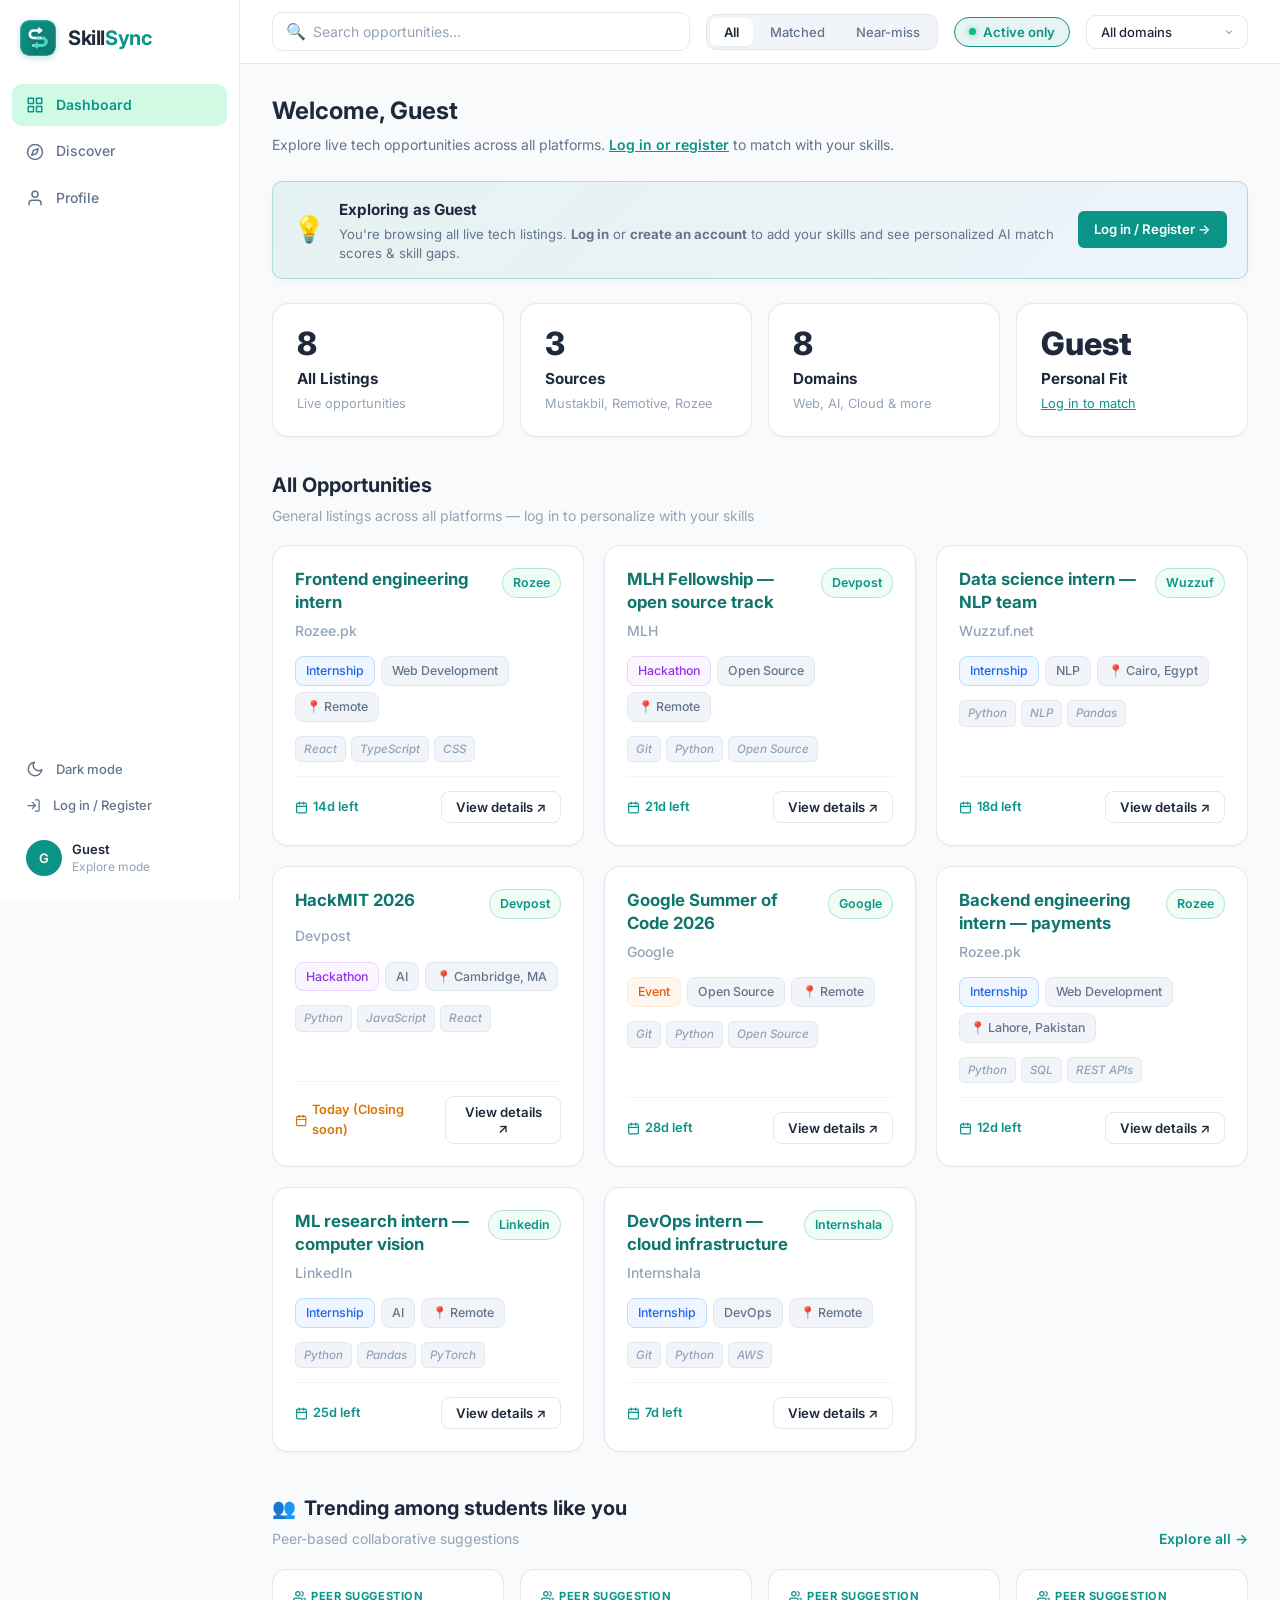
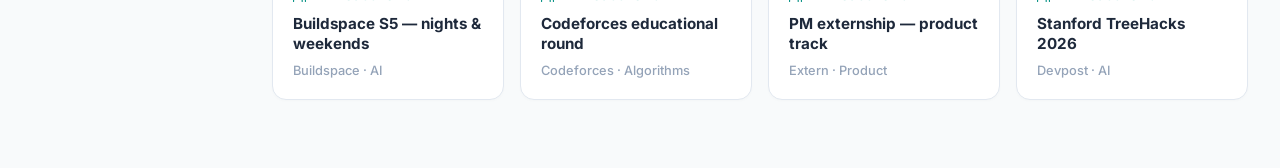
<file: frontend/index.html>
<!DOCTYPE html>
<html lang="en">

<head>
    <meta charset="UTF-8">
    <meta name="viewport" content="width=device-width, initial-scale=1.0">
    <meta http-equiv="Cache-Control" content="no-cache, no-store, must-revalidate">
    <meta http-equiv="Pragma" content="no-cache">
    <meta http-equiv="Expires" content="0">
    <meta name="description"
        content="SkillSync — AI-Driven Internship & Tech Event Discovery Platform. Dashboard showing matched opportunities.">
    <title>SkillSync — Dashboard</title>
    <link rel="icon" type="image/svg+xml" href="favicon.svg">

    <!-- Google Fonts: Inter -->
    <link rel="preconnect" href="https://fonts.googleapis.com">
    <link href="https://fonts.googleapis.com/css2?family=Inter:wght@400;500;600;700&display=swap" rel="stylesheet">

    <!-- Styles -->
    <link rel="stylesheet" href="css/style.css?v=20261005a">

    <!-- Theme (load early to prevent flash) -->
    <script src="js/theme.js?v=20261005a"></script>
</head>

<body>
    <div class="app-layout">

        <!-- ═══════════ SIDEBAR ═══════════ -->
        <aside class="sidebar" id="app-sidebar">
            <div class="sidebar-logo">
                <img src="assets/logo.svg" alt="SkillSync logo" class="logo-icon-img" width="36" height="36">
                <span class="logo-title">Skill<span>Sync</span></span>
            </div>

            <nav class="sidebar-nav">
                <div class="sidebar-nav-top">
                    <a href="index.html" class="nav-item active">
                        <span class="nav-icon">
                            <svg width="18" height="18" viewBox="0 0 24 24" fill="none" stroke="currentColor" stroke-width="2" stroke-linecap="round" stroke-linejoin="round"><rect x="3" y="3" width="7" height="7"/><rect x="14" y="3" width="7" height="7"/><rect x="14" y="14" width="7" height="7"/><rect x="3" y="14" width="7" height="7"/></svg>
                        </span>
                        Dashboard
                    </a>
                    <a href="browse.html" class="nav-item">
                        <span class="nav-icon">
                            <svg width="18" height="18" viewBox="0 0 24 24" fill="none" stroke="currentColor" stroke-width="2" stroke-linecap="round" stroke-linejoin="round"><circle cx="12" cy="12" r="10"/><polygon points="16.24 7.76 14.12 14.12 7.76 16.24 9.88 9.88 16.24 7.76"/></svg>
                        </span>
                        Discover
                    </a>
                    <a href="notifications.html" class="nav-item">
                        <span class="nav-icon">
                            <svg width="18" height="18" viewBox="0 0 24 24" fill="none" stroke="currentColor" stroke-width="2" stroke-linecap="round" stroke-linejoin="round"><path d="M18 8A6 6 0 0 0 6 8c0 7-3 9-3 9h18s-3-2-3-9"/><path d="M13.73 21a2 2 0 0 1-3.46 0"/></svg>
                        </span>
                        Notifications
                        <span class="nav-badge" id="sidebar-notif-badge">2</span>
                    </a>
                    <a href="profile.html" class="nav-item">
                        <span class="nav-icon">
                            <svg width="18" height="18" viewBox="0 0 24 24" fill="none" stroke="currentColor" stroke-width="2" stroke-linecap="round" stroke-linejoin="round"><path d="M20 21v-2a4 4 0 0 0-4-4H8a4 4 0 0 0-4 4v2"/><circle cx="12" cy="7" r="4"/></svg>
                        </span>
                        Profile
                    </a>
                </div>
            </nav>

            <div class="sidebar-footer">
                <button class="sidebar-footer-item" id="theme-toggle">
                    <svg class="theme-icon" width="18" height="18" viewBox="0 0 24 24" fill="none" stroke="currentColor" stroke-width="2" stroke-linecap="round" stroke-linejoin="round"><path d="M21 12.79A9 9 0 1 1 11.21 3 7 7 0 0 0 21 12.79z"/></svg>
                    <span>Dark mode</span>
                </button>

                <button class="sidebar-footer-item" id="sidebar-logout-btn">
                    <svg width="18" height="18" viewBox="0 0 24 24" fill="none" stroke="currentColor" stroke-width="2" stroke-linecap="round" stroke-linejoin="round"><path d="M9 21H5a2 2 0 0 1-2-2V5a2 2 0 0 1 2-2h4"/><polyline points="16 17 21 12 16 7"/><line x1="21" y1="12" x2="9" y2="12"/></svg>
                    <span>Sign out</span>
                </button>

                <div class="sidebar-user" id="sidebar-user-badge">
                    <div class="user-avatar" id="sidebar-user-avatar">AN</div>
                    <div class="user-info">
                        <div class="user-name" id="sidebar-user-name">Asel</div>
                        <div class="user-email" id="sidebar-user-email">Computer Science</div>
                    </div>
                </div>
            </div>
        </aside>

        <!-- ═══════════ MAIN ═══════════ -->
        <div class="main-content">

            <!-- Header -->
            <header class="top-header">
                <div class="search-container">
                    <span class="search-icon">🔍</span>
                    <input type="text" class="search-input" id="header-search" placeholder="Search opportunities...">
                </div>

                <!-- Segmented Filter Pills -->
                <div class="header-filter-pills" id="header-filter-pills">
                    <button class="filter-pill active" data-filter="all">All</button>
                    <button class="filter-pill" data-filter="matched">Matched</button>
                    <button class="filter-pill" data-filter="near-miss">Near-miss</button>
                </div>

                <!-- Active / Fresh Only Toggle Button -->
                <button class="header-active-toggle active" id="header-active-toggle" title="Toggle active/fresh listings only">
                    <span class="active-dot"></span>
                    <span class="active-toggle-label">Active only</span>
                </button>

                <!-- Domain Filter Dropdown -->
                <select class="header-domain-filter" id="header-domain">
                    <option value="">All domains</option>
                    <option value="Web Development">Web Development</option>
                    <option value="AI">AI</option>
                    <option value="NLP">NLP</option>
                    <option value="DevOps">DevOps</option>
                    <option value="Open Source">Open Source</option>
                    <option value="Data Science">Data Science</option>
                </select>

                <!-- Notification Bell -->
                <button class="header-notification" id="header-notification-btn" aria-label="Notifications"
                    title="Notifications">
                    <svg width="18" height="18" viewBox="0 0 24 24" fill="none" stroke="currentColor" stroke-width="2"
                        stroke-linecap="round" stroke-linejoin="round">
                        <path d="M18 8A6 6 0 0 0 6 8c0 7-3 9-3 9h18s-3-2-3-9"></path>
                        <path d="M13.73 21a2 2 0 0 1-3.46 0"></path>
                    </svg>
                    <span class="badge">2</span>
                </button>
            </header>

            <!-- Page Content -->
            <div class="page-content">

                <!-- Greeting -->
                <div class="page-greeting">
                    <h1 id="dashboard-greeting">Welcome, Asel</h1>
                    <p id="dashboard-greeting-sub">Here's what's new and relevant for you.</p>
                </div>

                <!-- Guest Welcome Banner -->
                <div class="guest-welcome-banner" id="guest-welcome-banner" style="display: none;">
                    <div class="guest-banner-content">
                        <div class="guest-banner-icon">💡</div>
                        <div class="guest-banner-text">
                            <h4>Exploring as Guest</h4>
                            <p>You're browsing all live tech listings. <strong>Log in</strong> or <strong>create an
                                    account</strong> to add your skills and see personalized AI match scores &amp; skill
                                gaps.</p>
                        </div>
                    </div>
                    <div class="guest-banner-actions">
                        <a href="profile.html" class="btn-guest-action">Log in / Register →</a>
                    </div>
                </div>

                <!-- Stats Row -->
                <div class="stats-grid">
                    <div class="stat-card">
                        <div class="stat-value" id="stat-matched">5</div>
                        <div class="stat-label">Matched</div>
                        <div class="stat-desc">Strong skill fit</div>
                    </div>
                    <div class="stat-card">
                        <div class="stat-value" id="stat-nearmiss">3</div>
                        <div class="stat-label">Near-miss</div>
                        <div class="stat-desc">Close to qualifying</div>
                    </div>
                    <div class="stat-card">
                        <div class="stat-value" id="stat-new">3</div>
                        <div class="stat-label">New this week</div>
                        <div class="stat-desc">Added recently</div>
                    </div>
                    <div class="stat-card">
                        <div class="stat-value" id="stat-applied">2</div>
                        <div class="stat-label">Applied</div>
                        <div class="stat-desc">In progress</div>
                    </div>
                </div>

                <!-- Matched Opportunities Section -->
                <section class="dashboard-section" id="section-matched">
                    <div class="section-header-block">
                        <h2 class="section-title" id="matched-section-title">Matched opportunities</h2>
                        <p class="section-subtitle" id="matched-section-subtitle">Based on your skills and interests</p>
                    </div>
                    <div class="opportunities-grid" id="matched-grid">
                        <div class="loading-container">
                            <div class="spinner"></div>
                            <p>Loading opportunities...</p>
                        </div>
                    </div>
                </section>

                <!-- Near-Miss Opportunities Section -->
                <section class="dashboard-section" id="section-nearmiss">
                    <div class="section-header-block">
                        <h2 class="section-title">Near-miss opportunities</h2>
                        <p class="section-subtitle">Almost there — a few skills away</p>
                    </div>
                    <div class="opportunities-grid" id="nearmiss-grid">
                        <div class="loading-container">
                            <div class="spinner"></div>
                            <p>Loading near-miss opportunities...</p>
                        </div>
                    </div>
                </section>

                <!-- Trending Among Students Like You Section -->
                <section class="dashboard-section" id="section-trending">
                    <div class="section-header-block section-header-with-link">
                        <div>
                            <h2 class="section-title">
                                <span class="trending-icon">👥</span> Trending among students like you
                            </h2>
                            <p class="section-subtitle">Peer-based collaborative suggestions</p>
                        </div>
                        <a href="browse.html" class="explore-all-link">Explore all →</a>
                    </div>
                    <div class="trending-grid" id="trending-grid">
                        <!-- Populated by JavaScript -->
                    </div>
                </section>

            </div>
        </div>
    </div>

    <!-- ═══════════ MODAL OVERLAY ═══════════ -->
    <div class="modal-overlay" id="modal-overlay">
        <div class="modal-dialog" id="modal-content">
            <!-- Filled dynamically by JavaScript -->
        </div>
    </div>

    <!-- Scripts -->
    <script src="js/api.js?v=20261005a"></script>
    <script src="js/dashboard.js?v=20261005a"></script>
</body>

</html>
</file>
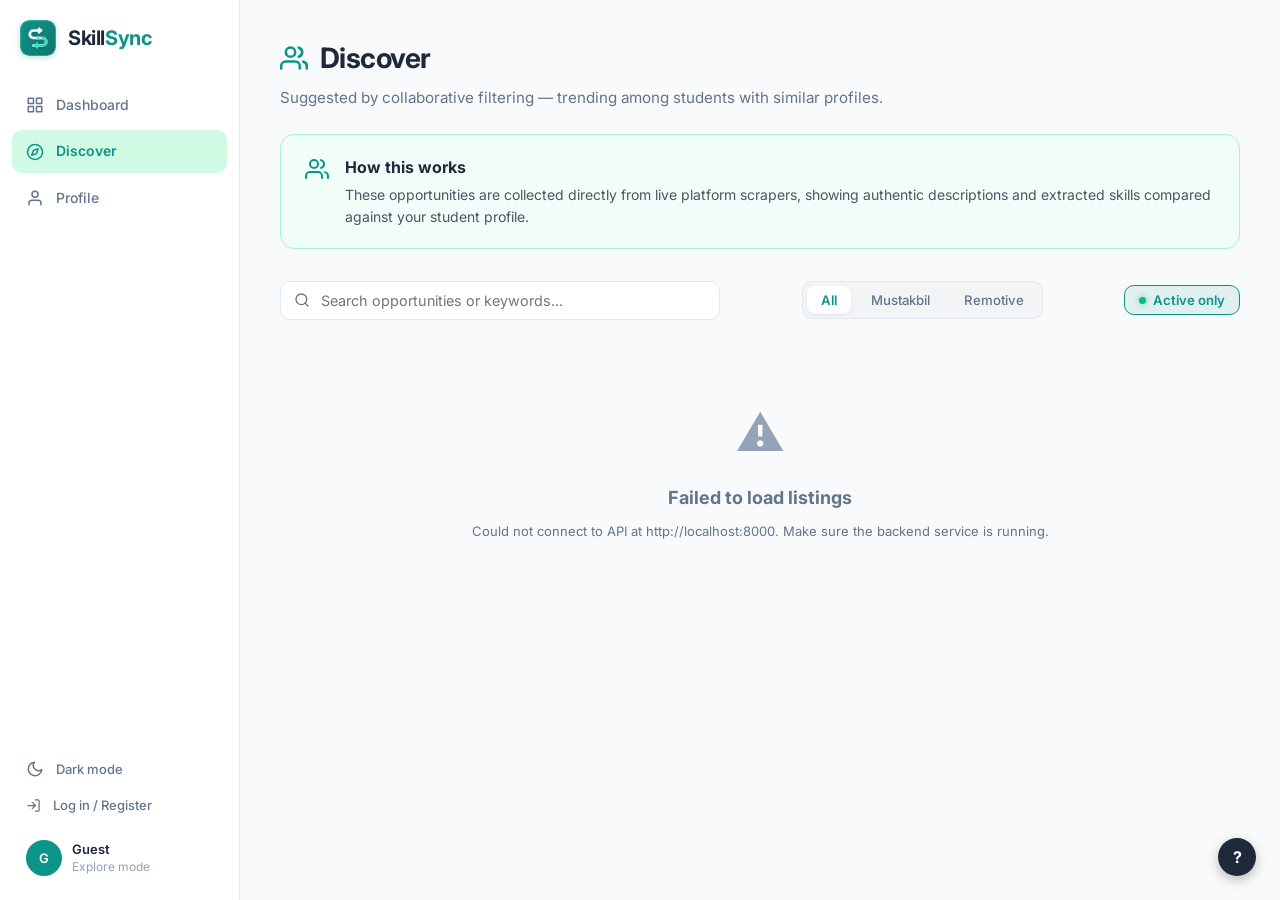
<file: frontend/browse.html>
<!DOCTYPE html>
<html lang="en">
<head>
    <meta charset="UTF-8">
    <meta name="viewport" content="width=device-width, initial-scale=1.0">
    <meta http-equiv="Cache-Control" content="no-cache, no-store, must-revalidate">
    <meta http-equiv="Pragma" content="no-cache">
    <meta http-equiv="Expires" content="0">
    <meta name="description" content="SkillSync — Discover peer-recommended opportunities suggested by collaborative filtering.">
    <title>SkillSync — Discover</title>
    <link rel="icon" type="image/svg+xml" href="favicon.svg">

    <!-- Google Fonts: Inter -->
    <link rel="preconnect" href="https://fonts.googleapis.com">
    <link href="https://fonts.googleapis.com/css2?family=Inter:wght@400;500;600;700&display=swap" rel="stylesheet">

    <!-- Styles -->
    <link rel="stylesheet" href="css/style.css?v=20261005a">
    <link rel="stylesheet" href="css/discover.css?v=20261005a">

    <!-- Theme -->
    <script src="js/theme.js?v=20261005a"></script>
</head>
<body>
    <div class="app-layout">
        
        <!-- ═══════════ SIDEBAR ═══════════ -->
        <aside class="sidebar" id="app-sidebar">
            <div class="sidebar-logo">
                <img src="assets/logo.svg" alt="SkillSync logo" class="logo-icon-img" width="36" height="36">
                <span class="logo-title">Skill<span>Sync</span></span>
            </div>

            <nav class="sidebar-nav">
                <div class="sidebar-nav-top">
                    <a href="index.html" class="nav-item">
                        <span class="nav-icon">
                            <svg width="18" height="18" viewBox="0 0 24 24" fill="none" stroke="currentColor" stroke-width="2" stroke-linecap="round" stroke-linejoin="round"><rect x="3" y="3" width="7" height="7"/><rect x="14" y="3" width="7" height="7"/><rect x="14" y="14" width="7" height="7"/><rect x="3" y="14" width="7" height="7"/></svg>
                        </span>
                        Dashboard
                    </a>
                    <a href="browse.html" class="nav-item active">
                        <span class="nav-icon">
                            <svg width="18" height="18" viewBox="0 0 24 24" fill="none" stroke="currentColor" stroke-width="2" stroke-linecap="round" stroke-linejoin="round"><circle cx="12" cy="12" r="10"/><polygon points="16.24 7.76 14.12 14.12 7.76 16.24 9.88 9.88 16.24 7.76"/></svg>
                        </span>
                        Discover
                    </a>
                    <a href="notifications.html" class="nav-item">
                        <span class="nav-icon">
                            <svg width="18" height="18" viewBox="0 0 24 24" fill="none" stroke="currentColor" stroke-width="2" stroke-linecap="round" stroke-linejoin="round"><path d="M18 8A6 6 0 0 0 6 8c0 7-3 9-3 9h18s-3-2-3-9"/><path d="M13.73 21a2 2 0 0 1-3.46 0"/></svg>
                        </span>
                        Notifications
                        <span class="nav-badge" id="sidebar-notif-badge">2</span>
                    </a>
                    <a href="profile.html" class="nav-item">
                        <span class="nav-icon">
                            <svg width="18" height="18" viewBox="0 0 24 24" fill="none" stroke="currentColor" stroke-width="2" stroke-linecap="round" stroke-linejoin="round"><path d="M20 21v-2a4 4 0 0 0-4-4H8a4 4 0 0 0-4 4v2"/><circle cx="12" cy="7" r="4"/></svg>
                        </span>
                        Profile
                    </a>
                </div>
            </nav>

            <div class="sidebar-footer">
                <button class="sidebar-footer-item" id="theme-toggle">
                    <svg class="theme-icon" width="18" height="18" viewBox="0 0 24 24" fill="none" stroke="currentColor" stroke-width="2" stroke-linecap="round" stroke-linejoin="round"><path d="M21 12.79A9 9 0 1 1 11.21 3 7 7 0 0 0 21 12.79z"/></svg>
                    <span>Dark mode</span>
                </button>

                <button class="sidebar-footer-item" id="sidebar-logout-btn">
                    <svg width="18" height="18" viewBox="0 0 24 24" fill="none" stroke="currentColor" stroke-width="2" stroke-linecap="round" stroke-linejoin="round"><path d="M9 21H5a2 2 0 0 1-2-2V5a2 2 0 0 1 2-2h4"/><polyline points="16 17 21 12 16 7"/><line x1="21" y1="12" x2="9" y2="12"/></svg>
                    <span>Sign out</span>
                </button>

                <div class="sidebar-user" id="sidebar-user-badge">
                    <div class="user-avatar" id="sidebar-user-avatar">AN</div>
                    <div class="user-info">
                        <div class="user-name" id="sidebar-user-name">Asel</div>
                        <div class="user-email" id="sidebar-user-email">Computer Science</div>
                    </div>
                </div>
            </div>
        </aside>

        <!-- ═══════════ MAIN ═══════════ -->
        <div class="main-content">
            <div class="discover-page-content">
                
                <!-- Page Title Area -->
                <div class="discover-header">
                    <div class="discover-title-row">
                        <span class="discover-header-icon">
                            <svg width="28" height="28" viewBox="0 0 24 24" fill="none" stroke="currentColor" stroke-width="2.2" stroke-linecap="round" stroke-linejoin="round">
                                <path d="M17 21v-2a4 4 0 0 0-4-4H5a4 4 0 0 0-4 4v2"></path>
                                <circle cx="9" cy="7" r="4"></circle>
                                <path d="M23 21v-2a4 4 0 0 0-3-3.87"></path>
                                <path d="M16 3.13a4 4 0 0 1 0 7.75"></path>
                            </svg>
                        </span>
                        <h1 class="discover-title">Discover</h1>
                    </div>
                    <p class="discover-subtitle">Suggested by collaborative filtering — trending among students with similar profiles.</p>
                </div>

                <!-- Callout Banner -->
                <div class="how-it-works-banner">
                    <div class="how-it-works-icon">
                        <svg width="24" height="24" viewBox="0 0 24 24" fill="none" stroke="currentColor" stroke-width="2" stroke-linecap="round" stroke-linejoin="round">
                            <path d="M17 21v-2a4 4 0 0 0-4-4H5a4 4 0 0 0-4 4v2"></path>
                            <circle cx="9" cy="7" r="4"></circle>
                            <path d="M23 21v-2a4 4 0 0 0-3-3.87"></path>
                            <path d="M16 3.13a4 4 0 0 1 0 7.75"></path>
                        </svg>
                    </div>
                    <div class="how-it-works-content">
                        <h3 class="how-it-works-title">How this works</h3>
                        <p class="how-it-works-text">
                            These opportunities are collected directly from live platform scrapers, showing authentic descriptions and extracted skills compared against your student profile.
                        </p>
                    </div>
                </div>

                <!-- Search and Source Filters -->
                <div class="discover-controls">
                    <div class="discover-search-box">
                        <svg class="search-icon" width="16" height="16" viewBox="0 0 24 24" fill="none" stroke="currentColor" stroke-width="2" stroke-linecap="round" stroke-linejoin="round">
                            <circle cx="11" cy="11" r="8"></circle>
                            <line x1="21" y1="21" x2="16.65" y2="16.65"></line>
                        </svg>
                        <input type="text" id="discover-search" placeholder="Search opportunities or keywords..." aria-label="Search opportunities">
                    </div>

                    <div class="discover-source-tabs" id="discover-source-tabs">
                        <button class="source-tab active" data-source="">All</button>
                        <button class="source-tab" data-source="mustakbil">Mustakbil</button>
                        <button class="source-tab" data-source="remotive">Remotive</button>
                    </div>

                    <button class="discover-active-toggle active" id="discover-active-toggle" title="Toggle active & fresh opportunities only">
                        <span class="active-dot"></span>
                        <span class="discover-active-label">Active only</span>
                    </button>
                </div>

                <!-- Scraped Listings Cards Grid -->
                <div class="discover-grid" id="discover-listings">
                    <!-- Dynamic rendering via browse.js -->
                </div>

            </div>
        </div>

        <!-- Floating Help Button -->
        <button class="floating-help-btn" id="help-btn" title="Help &amp; FAQ">?</button>
        <div class="help-popup" id="help-popup">
            <h4>💡 Discover &amp; Peer Recommendations</h4>
            <p>Discover uses collaborative filtering to highlight events, hackathons, and externships trending among students with profiles similar to yours.</p>
        </div>

    </div>

    <!-- ═══════════ MODAL OVERLAY ═══════════ -->
    <div class="modal-overlay" id="modal-overlay">
        <div class="discover-modal" id="modal-content">
            <!-- Dynamically populated -->
        </div>
    </div>

    <!-- Scripts -->
    <script src="js/api.js?v=20261005a"></script>
    <script src="js/browse.js?v=20261005a"></script>
</body>
</html>
</file>
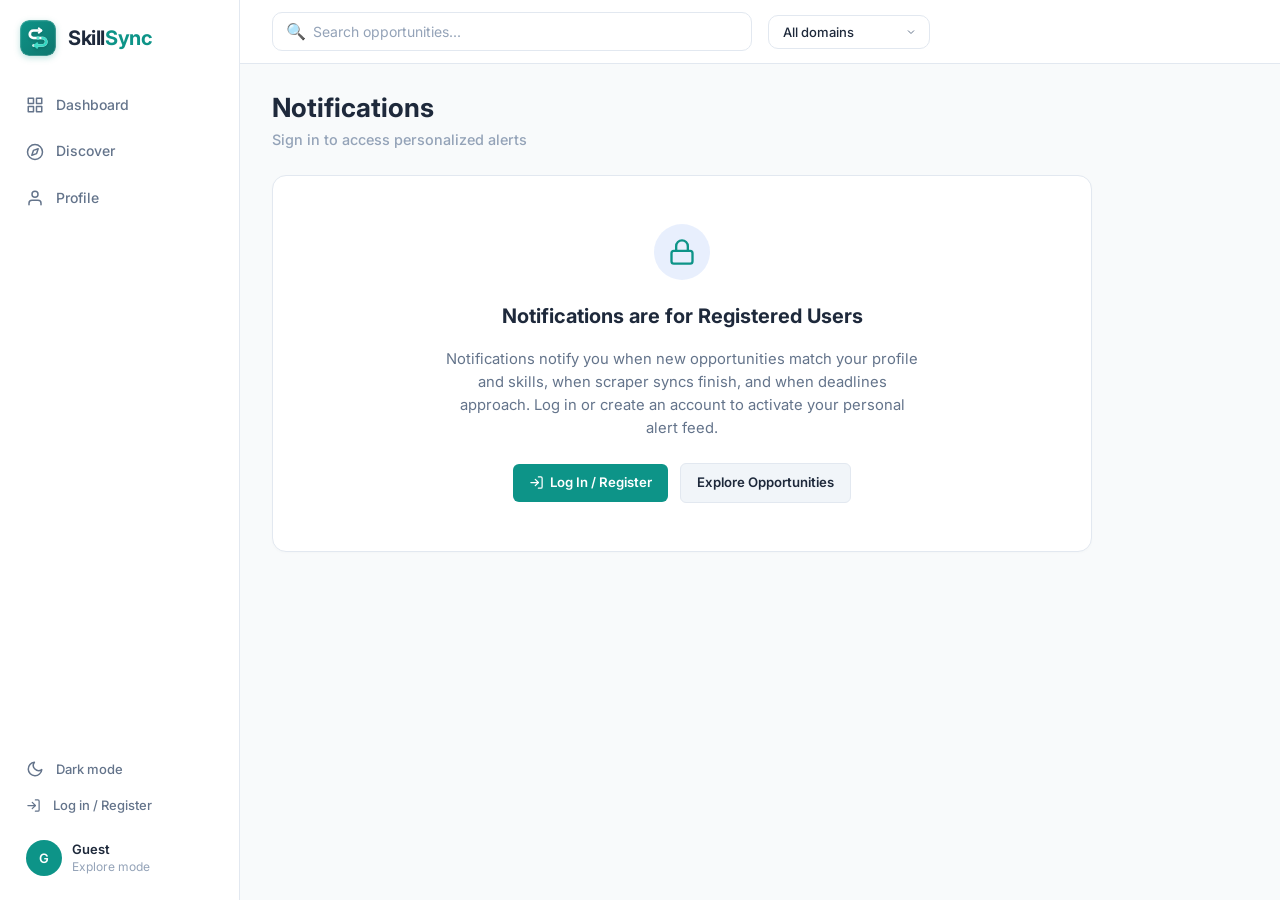
<file: frontend/notifications.html>
<!DOCTYPE html>
<html lang="en">
<head>
    <meta charset="UTF-8">
    <meta name="viewport" content="width=device-width, initial-scale=1.0">
    <meta http-equiv="Cache-Control" content="no-cache, no-store, must-revalidate">
    <meta http-equiv="Pragma" content="no-cache">
    <meta http-equiv="Expires" content="0">
    <meta name="description" content="SkillSync — Notifications. Real-time alerts on new matches, scraper syncs, deadlines, and skill gaps.">
    <title>SkillSync — Notifications</title>
    <link rel="icon" type="image/svg+xml" href="favicon.svg">

    <!-- Google Fonts: Inter -->
    <link rel="preconnect" href="https://fonts.googleapis.com">
    <link href="https://fonts.googleapis.com/css2?family=Inter:wght@400;500;600;700&display=swap" rel="stylesheet">

    <!-- Styles -->
    <link rel="stylesheet" href="css/style.css?v=20261005a">

    <!-- Theme (load early to prevent flash) -->
    <script src="js/theme.js?v=20261005a"></script>
</head>
<body>
    <div class="app-layout">
        
        <!-- ═══════════ SIDEBAR ═══════════ -->
        <aside class="sidebar" id="app-sidebar">
            <div class="sidebar-logo">
                <img src="assets/logo.svg" alt="SkillSync logo" class="logo-icon-img" width="36" height="36">
                <span class="logo-title">Skill<span>Sync</span></span>
            </div>

            <nav class="sidebar-nav">
                <div class="sidebar-nav-top">
                    <a href="index.html" class="nav-item">
                        <span class="nav-icon">
                            <svg width="18" height="18" viewBox="0 0 24 24" fill="none" stroke="currentColor" stroke-width="2" stroke-linecap="round" stroke-linejoin="round"><rect x="3" y="3" width="7" height="7"/><rect x="14" y="3" width="7" height="7"/><rect x="14" y="14" width="7" height="7"/><rect x="3" y="14" width="7" height="7"/></svg>
                        </span>
                        Dashboard
                    </a>
                    <a href="browse.html" class="nav-item">
                        <span class="nav-icon">
                            <svg width="18" height="18" viewBox="0 0 24 24" fill="none" stroke="currentColor" stroke-width="2" stroke-linecap="round" stroke-linejoin="round"><circle cx="12" cy="12" r="10"/><polygon points="16.24 7.76 14.12 14.12 7.76 16.24 9.88 9.88 16.24 7.76"/></svg>
                        </span>
                        Discover
                    </a>
                    <a href="notifications.html" class="nav-item active">
                        <span class="nav-icon">
                            <svg width="18" height="18" viewBox="0 0 24 24" fill="none" stroke="currentColor" stroke-width="2" stroke-linecap="round" stroke-linejoin="round"><path d="M18 8A6 6 0 0 0 6 8c0 7-3 9-3 9h18s-3-2-3-9"/><path d="M13.73 21a2 2 0 0 1-3.46 0"/></svg>
                        </span>
                        Notifications
                        <span class="nav-badge" id="sidebar-notif-badge">2</span>
                    </a>
                    <a href="profile.html" class="nav-item">
                        <span class="nav-icon">
                            <svg width="18" height="18" viewBox="0 0 24 24" fill="none" stroke="currentColor" stroke-width="2" stroke-linecap="round" stroke-linejoin="round"><path d="M20 21v-2a4 4 0 0 0-4-4H8a4 4 0 0 0-4 4v2"/><circle cx="12" cy="7" r="4"/></svg>
                        </span>
                        Profile
                    </a>
                </div>
            </nav>

            <div class="sidebar-footer">
                <button class="sidebar-footer-item" id="theme-toggle">
                    <svg class="theme-icon" width="18" height="18" viewBox="0 0 24 24" fill="none" stroke="currentColor" stroke-width="2" stroke-linecap="round" stroke-linejoin="round"><path d="M21 12.79A9 9 0 1 1 11.21 3 7 7 0 0 0 21 12.79z"/></svg>
                    <span>Dark mode</span>
                </button>

                <button class="sidebar-footer-item" id="sidebar-logout-btn">
                    <svg width="18" height="18" viewBox="0 0 24 24" fill="none" stroke="currentColor" stroke-width="2" stroke-linecap="round" stroke-linejoin="round"><path d="M9 21H5a2 2 0 0 1-2-2V5a2 2 0 0 1 2-2h4"/><polyline points="16 17 21 12 16 7"/><line x1="21" y1="12" x2="9" y2="12"/></svg>
                    <span>Sign out</span>
                </button>

                <div class="sidebar-user" id="sidebar-user-badge">
                    <div class="user-avatar" id="sidebar-user-avatar">AN</div>
                    <div class="user-info">
                        <div class="user-name" id="sidebar-user-name">Asel</div>
                        <div class="user-email" id="sidebar-user-email">Computer Science</div>
                    </div>
                </div>
            </div>
        </aside>

        <!-- ═══════════ MAIN ═══════════ -->
        <div class="main-content">

            <!-- Header -->
            <header class="top-header">
                <div class="search-container">
                    <span class="search-icon">🔍</span>
                    <input type="text" class="search-input" id="header-search" 
                           placeholder="Search opportunities...">
                </div>

                <select class="header-domain-filter" id="header-domain" onchange="window.location.href='index.html'">
                    <option value="">All domains</option>
                    <option value="Web Development">Web Development</option>
                    <option value="AI">AI</option>
                    <option value="NLP">NLP</option>
                    <option value="DevOps">DevOps</option>
                    <option value="Open Source">Open Source</option>
                    <option value="Data Science">Data Science</option>
                </select>

                <!-- Notification Bell -->
                <button class="header-notification" id="header-notification-btn" aria-label="Notifications" title="Notifications">
                    <svg width="18" height="18" viewBox="0 0 24 24" fill="none" stroke="currentColor" stroke-width="2" stroke-linecap="round" stroke-linejoin="round">
                        <path d="M18 8A6 6 0 0 0 6 8c0 7-3 9-3 9h18s-3-2-3-9"></path>
                        <path d="M13.73 21a2 2 0 0 1-3.46 0"></path>
                    </svg>
                    <span class="badge" id="header-notif-badge">2</span>
                </button>
            </header>

            <!-- Page Content -->
            <div class="page-content">
                <div class="notifications-container">
                    
                    <!-- Notifications Header -->
                    <div class="notifications-header">
                        <div>
                            <h1 class="notifications-title">Notifications</h1>
                            <p class="notifications-subtitle"><span id="unread-count">2</span> unread</p>
                        </div>
                        <button class="btn-mark-all-read" id="btn-mark-all-read">
                            <svg width="15" height="15" viewBox="0 0 24 24" fill="none" stroke="currentColor" stroke-width="2.5" stroke-linecap="round" stroke-linejoin="round">
                                <polyline points="20 6 9 17 4 12"></polyline>
                            </svg>
                            Mark all read
                        </button>
                    </div>

                    <!-- Notifications List -->
                    <div class="notifications-list" id="notifications-list">
                        <div class="loading-container">
                            <div class="spinner"></div>
                            <p>Loading notifications...</p>
                        </div>
                    </div>

                </div>
            </div>
        </div>
    </div>

    <!-- Scripts -->
    <script src="js/api.js?v=20261005a"></script>
    <script src="js/notifications.js?v=20261005a"></script>
</body>
</html>
</file>
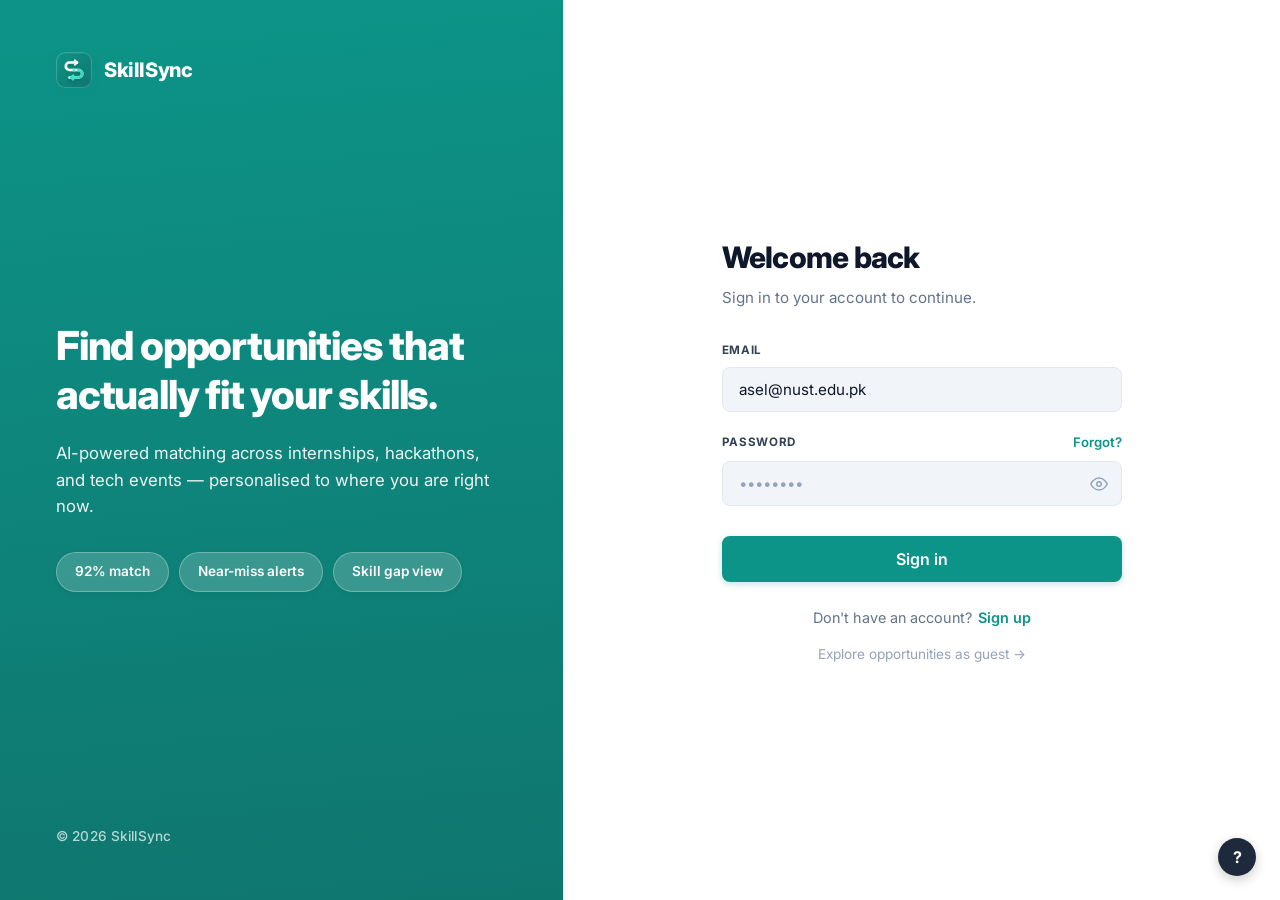
<file: frontend/profile.html>
<!DOCTYPE html>
<html lang="en">
<head>
    <meta charset="UTF-8">
    <meta name="viewport" content="width=device-width, initial-scale=1.0">
    <meta http-equiv="Cache-Control" content="no-cache, no-store, must-revalidate">
    <meta http-equiv="Pragma" content="no-cache">
    <meta http-equiv="Expires" content="0">
    <meta name="description" content="SkillSync — Profile & skills management.">
    <title>SkillSync — Profile & skills</title>
    <link rel="icon" type="image/svg+xml" href="favicon.svg">

    <!-- Google Fonts: Inter -->
    <link rel="preconnect" href="https://fonts.googleapis.com">
    <link href="https://fonts.googleapis.com/css2?family=Inter:wght@400;500;600;700&display=swap" rel="stylesheet">

    <!-- Styles -->
    <link rel="stylesheet" href="css/style.css?v=20261005a">
    <link rel="stylesheet" href="css/profile.css?v=20261005a">

    <!-- Theme (load early to prevent flash) -->
    <script src="js/theme.js?v=20261005a"></script>
    <script>
        // Check session early to avoid any glitch or layout shift
        (function() {
            try {
                var isGuestParam = window.location.search && window.location.search.indexOf("guest=true") !== -1;
                var studentId = localStorage.getItem("skillsync-student-id");
                var isGuest = isGuestParam || localStorage.getItem("skillsync_guest") === "true";
                if (!studentId || isGuest) {
                    document.documentElement.classList.add("auth-mode");
                    document.documentElement.classList.remove("profile-mode");
                } else {
                    document.documentElement.classList.add("profile-mode");
                    document.documentElement.classList.remove("auth-mode");
                }
            } catch (e) {}
        })();
    </script>
</head>
<body>
    <div class="app-layout">

        <!-- ═══════════ SIDEBAR ═══════════ -->
        <aside class="sidebar" id="app-sidebar">
            <div class="sidebar-logo">
                <img src="assets/logo.svg" alt="SkillSync logo" class="logo-icon-img" width="36" height="36">
                <span class="logo-title">Skill<span>Sync</span></span>
            </div>

            <nav class="sidebar-nav">
                <div class="sidebar-nav-top">
                    <a href="index.html" class="nav-item">
                        <span class="nav-icon">
                            <svg width="18" height="18" viewBox="0 0 24 24" fill="none" stroke="currentColor" stroke-width="2" stroke-linecap="round" stroke-linejoin="round"><rect x="3" y="3" width="7" height="7"/><rect x="14" y="3" width="7" height="7"/><rect x="14" y="14" width="7" height="7"/><rect x="3" y="14" width="7" height="7"/></svg>
                        </span>
                        Dashboard
                    </a>
                    <a href="browse.html" class="nav-item">
                        <span class="nav-icon">
                            <svg width="18" height="18" viewBox="0 0 24 24" fill="none" stroke="currentColor" stroke-width="2" stroke-linecap="round" stroke-linejoin="round"><circle cx="12" cy="12" r="10"/><polygon points="16.24 7.76 14.12 14.12 7.76 16.24 9.88 9.88 16.24 7.76"/></svg>
                        </span>
                        Discover
                    </a>
                    <a href="notifications.html" class="nav-item">
                        <span class="nav-icon">
                            <svg width="18" height="18" viewBox="0 0 24 24" fill="none" stroke="currentColor" stroke-width="2" stroke-linecap="round" stroke-linejoin="round"><path d="M18 8A6 6 0 0 0 6 8c0 7-3 9-3 9h18s-3-2-3-9"/><path d="M13.73 21a2 2 0 0 1-3.46 0"/></svg>
                        </span>
                        Notifications
                        <span class="nav-badge" id="sidebar-notif-badge">2</span>
                    </a>
                    <a href="profile.html" class="nav-item active">
                        <span class="nav-icon">
                            <svg width="18" height="18" viewBox="0 0 24 24" fill="none" stroke="currentColor" stroke-width="2" stroke-linecap="round" stroke-linejoin="round"><path d="M20 21v-2a4 4 0 0 0-4-4H8a4 4 0 0 0-4 4v2"/><circle cx="12" cy="7" r="4"/></svg>
                        </span>
                        Profile
                    </a>
                </div>
            </nav>

            <div class="sidebar-footer">
                <button class="sidebar-footer-item" id="theme-toggle">
                    <svg class="theme-icon" width="18" height="18" viewBox="0 0 24 24" fill="none" stroke="currentColor" stroke-width="2" stroke-linecap="round" stroke-linejoin="round"><path d="M21 12.79A9 9 0 1 1 11.21 3 7 7 0 0 0 21 12.79z"/></svg>
                    <span>Dark mode</span>
                </button>

                <button class="sidebar-footer-item" id="sidebar-logout-btn">
                    <svg width="18" height="18" viewBox="0 0 24 24" fill="none" stroke="currentColor" stroke-width="2" stroke-linecap="round" stroke-linejoin="round"><path d="M9 21H5a2 2 0 0 1-2-2V5a2 2 0 0 1 2-2h4"/><polyline points="16 17 21 12 16 7"/><line x1="21" y1="12" x2="9" y2="12"/></svg>
                    <span>Sign out</span>
                </button>

                <div class="sidebar-user" id="sidebar-user-badge">
                    <div class="user-avatar" id="sidebar-user-avatar">AN</div>
                    <div class="user-info">
                        <div class="user-name" id="sidebar-user-name">Asel</div>
                        <div class="user-email" id="sidebar-user-email">Computer Science</div>
                    </div>
                </div>
            </div>
        </aside>

        <!-- ═══════════ SPLIT-SCREEN AUTH VIEW (Image 1) ═══════════ -->
        <div id="auth-view" class="auth-split-wrapper">
            <!-- Left Hero Pane -->
            <div class="auth-hero-pane">
                <div class="auth-hero-header">
                    <div class="auth-hero-logo">
                        <img src="assets/logo.svg" alt="SkillSync logo" class="auth-logo-img" width="36" height="36">
                        <span class="auth-logo-text">SkillSync</span>
                    </div>
                </div>

                <div class="auth-hero-content">
                    <h1 class="auth-hero-headline">Find opportunities that actually fit your skills.</h1>
                    <p class="auth-hero-subhead">AI-powered matching across internships, hackathons, and tech events — personalised to where you are right now.</p>

                    <div class="auth-hero-pills">
                        <span class="hero-pill">92% match</span>
                        <span class="hero-pill">Near-miss alerts</span>
                        <span class="hero-pill">Skill gap view</span>
                    </div>
                </div>

                <div class="auth-hero-footer">
                    <span>© 2026 SkillSync</span>
                </div>
            </div>

            <!-- Right Form Pane -->
            <div class="auth-form-pane">
                <!-- Login Box -->
                <div class="auth-card-inner" id="auth-box-login">
                    <h2 class="auth-form-title">Welcome back</h2>
                    <p class="auth-form-subtitle">Sign in to your account to continue.</p>

                    <div id="auth-message"></div>

                    <form id="login-form" novalidate>
                        <div class="auth-field-group">
                            <label class="auth-label" for="login-email">EMAIL</label>
                            <input type="email" id="login-email" class="auth-input-styled" required
                                   placeholder="asel@nust.edu.pk" value="asel@nust.edu.pk" autocomplete="email">
                        </div>
                        <div class="auth-field-group">
                            <div class="auth-label-row">
                                <label class="auth-label" for="login-password">PASSWORD</label>
                                <a href="#" class="auth-forgot-link" id="link-forgot-password">Forgot?</a>
                            </div>
                            <div class="password-input-wrapper">
                                <input type="password" id="login-password" class="auth-input-styled" required
                                       placeholder="••••••••" autocomplete="current-password">
                                <button type="button" class="btn-toggle-password" data-target="login-password" aria-label="Show password" title="Show password">
                                    <svg class="eye-icon" width="18" height="18" viewBox="0 0 24 24" fill="none" stroke="currentColor" stroke-width="2" stroke-linecap="round" stroke-linejoin="round"><path d="M1 12s4-8 11-8 11 8 11 8-4 8-11 8-11-8-11-8z"/><circle cx="12" cy="12" r="3"/></svg>
                                </button>
                            </div>
                        </div>
                        <button type="submit" class="auth-submit-btn" id="login-submit">Sign in</button>
                    </form>

                    <div class="auth-toggle-row">
                        <span>Don't have an account?</span>
                        <a href="#" class="auth-toggle-link" id="link-goto-register">Sign up</a>
                    </div>

                    <div class="auth-guest-row">
                        <a href="index.html?guest=true" class="auth-guest-link" id="auth-guest-link">Explore opportunities as guest →</a>
                    </div>
                </div>

                <!-- Register Box -->
                <div class="auth-card-inner" id="auth-box-register" style="display: none;">
                    <h2 class="auth-form-title">Create account</h2>
                    <p class="auth-form-subtitle">Discover opportunities tailored to your skills.</p>

                    <div id="register-message"></div>

                    <form id="register-form" novalidate>
                        <div class="auth-name-row">
                            <div class="auth-field-group">
                                <label class="auth-label" for="register-firstname">FIRST NAME <span class="required-star" aria-hidden="true">*</span></label>
                                <input type="text" id="register-firstname" class="auth-input-styled" required
                                       placeholder="Asel" autocomplete="given-name">
                            </div>
                            <div class="auth-field-group">
                                <label class="auth-label" for="register-lastname">LAST NAME <span class="required-star" aria-hidden="true">*</span></label>
                                <input type="text" id="register-lastname" class="auth-input-styled" required
                                       placeholder="Nurlanovna" autocomplete="family-name">
                            </div>
                        </div>
                        <div class="auth-field-group">
                            <label class="auth-label" for="register-email">EMAIL <span class="required-star" aria-hidden="true">*</span></label>
                            <input type="email" id="register-email" class="auth-input-styled" required
                                   placeholder="asel@nust.edu.pk" autocomplete="email">
                        </div>
                        <div class="auth-field-group">
                            <label class="auth-label" for="register-password">PASSWORD <span class="required-star" aria-hidden="true">*</span></label>
                            <div class="password-input-wrapper">
                                <input type="password" id="register-password" class="auth-input-styled" required
                                       placeholder="At least 8 characters" autocomplete="new-password">
                                <button type="button" class="btn-toggle-password" data-target="register-password" aria-label="Show password" title="Show password">
                                    <svg class="eye-icon" width="18" height="18" viewBox="0 0 24 24" fill="none" stroke="currentColor" stroke-width="2" stroke-linecap="round" stroke-linejoin="round"><path d="M1 12s4-8 11-8 11 8 11 8-4 8-11 8-11-8-11-8z"/><circle cx="12" cy="12" r="3"/></svg>
                                </button>
                            </div>
                            <div class="form-hint">Minimum 8 characters.</div>
                        </div>
                        <div class="auth-field-group">
                            <label class="auth-label" for="register-confirm-password">CONFIRM PASSWORD <span class="required-star" aria-hidden="true">*</span></label>
                            <div class="password-input-wrapper">
                                <input type="password" id="register-confirm-password" class="auth-input-styled" required
                                       placeholder="Re-enter your password" autocomplete="new-password">
                                <button type="button" class="btn-toggle-password" data-target="register-confirm-password" aria-label="Show password" title="Show password">
                                    <svg class="eye-icon" width="18" height="18" viewBox="0 0 24 24" fill="none" stroke="currentColor" stroke-width="2" stroke-linecap="round" stroke-linejoin="round"><path d="M1 12s4-8 11-8 11 8 11 8-4 8-11 8-11-8-11-8z"/><circle cx="12" cy="12" r="3"/></svg>
                                </button>
                            </div>
                        </div>
                        <button type="submit" class="auth-submit-btn" id="register-submit">Create account</button>
                    </form>

                    <div class="auth-toggle-row">
                        <span>Already have an account?</span>
                        <a href="#" class="auth-toggle-link" id="link-goto-login">Sign in</a>
                    </div>
                </div>

                <!-- Forgot Password Box -->
                <div class="auth-card-inner" id="auth-box-forgot" style="display: none;">
                    <h2 class="auth-form-title">Reset password</h2>
                    <p class="auth-form-subtitle">Enter your email and we'll send a reset link.</p>

                    <div id="forgot-message"></div>

                    <form id="forgot-form" novalidate>
                        <div class="auth-field-group">
                            <label class="auth-label" for="forgot-email">EMAIL</label>
                            <input type="email" id="forgot-email" class="auth-input-styled" required
                                   placeholder="asel@nust.edu.pk" value="asel@nust.edu.pk" autocomplete="email">
                        </div>
                        <button type="submit" class="auth-submit-btn" id="forgot-submit">Send Reset Link</button>
                    </form>

                    <div class="auth-toggle-row">
                        <span>Remember your password?</span>
                        <a href="#" class="auth-toggle-link" id="link-forgot-to-login">Sign in</a>
                    </div>
                </div>

                <!-- Floating Help FAB (Image 1 bottom-right) -->
                <button class="auth-help-fab" id="auth-help-fab" title="Help &amp; FAQ" aria-label="Help">?</button>
                <div class="auth-help-popup" id="auth-help-popup">
                    <h4>💡 Welcome to SkillSync</h4>
                    <p>SkillSync matches students with tech opportunities based on skills &amp; domain interests. Sign in or explore as guest!</p>
                </div>
            </div>
        </div>

        <!-- ═══════════ MAIN CONTENT (Profile & Skills) ═══════════ -->
        <div class="main-content" id="app-main-content">
            <div class="page-content" style="padding-top: 28px;">

                <!-- ═══ LOGGED-IN VIEW: Profile & Skills ═══ -->
                <div class="profile-container" id="profile-view">

                    <!-- Profile Header Bar -->
                    <div class="profile-header-bar">
                        <div class="profile-title-group">
                            <h1>Profile &amp; skills</h1>
                            <p>Keep this updated for better recommendations.</p>
                        </div>
                        <button class="btn-save-changes" id="save-changes-btn">Save changes</button>
                    </div>

                    <!-- Toast / Alert Message -->
                    <div id="profile-toast" class="profile-toast"></div>

                    <!-- Card 1: User Profile & Education -->
                    <div class="profile-section-card">
                        <div class="profile-user-top">
                            <div class="profile-user-avatar-large" id="profile-card-avatar">AN</div>
                            <div class="profile-user-meta">
                                <h2 id="profile-card-name">Asel</h2>
                                <p id="profile-card-email">asel@nust.edu.pk</p>
                            </div>
                        </div>

                        <div class="profile-education-row">
                            <div class="education-col">
                                <label for="profile-university">
                                    <svg width="16" height="16" viewBox="0 0 24 24" fill="none" stroke="currentColor" stroke-width="2" stroke-linecap="round" stroke-linejoin="round"><path d="M22 10v6M2 10l10-5 10 5-10 5z"/><path d="M6 12v5c3 3 9 3 12 0v-5"/></svg>
                                    <span>University</span>
                                </label>
                                <input type="text" id="profile-university" class="education-input"
                                       placeholder="Comsats University">
                            </div>
                            <div class="education-col">
                                <label for="profile-field">
                                    <svg width="16" height="16" viewBox="0 0 24 24" fill="none" stroke="currentColor" stroke-width="2" stroke-linecap="round" stroke-linejoin="round"><path d="M4 19.5A2.5 2.5 0 0 1 6.5 17H20"/><path d="M6.5 2H20v20H6.5A2.5 2.5 0 0 1 4 19.5v-15A2.5 2.5 0 0 1 6.5 2z"/></svg>
                                    <span>Field of study</span>
                                </label>
                                <input type="text" id="profile-field" class="education-input"
                                       placeholder="Computer Science">
                            </div>
                        </div>
                    </div>

                    <!-- Card 2: Your Skills -->
                    <div class="profile-section-card">
                        <div class="section-card-title">Your skills</div>

                        <div class="skill-search-row">
                            <input type="text" id="skill-input" class="skill-search-input"
                                   placeholder="Type a skill and press Enter">
                            <button class="skill-add-btn-round" id="skill-add-btn" title="Add skill">+</button>
                        </div>

                        <div class="skills-pills-wrap" id="skills-list">
                            <!-- Populated dynamically via JS -->
                        </div>

                        <hr class="skills-divider">

                        <div class="suggestions-header">Suggestions</div>
                        <div class="suggestions-chips" id="suggestions-list">
                            <!-- Populated dynamically via JS -->
                        </div>
                    </div>

                    <!-- Card 3: Domain Interests -->
                    <div class="profile-section-card">
                        <div class="section-card-title">Domain interests</div>
                        <div class="domains-pills-wrap" id="domains-list">
                            <!-- Populated dynamically via JS -->
                        </div>
                    </div>

                    <!-- Card 4: Recompute Recommendations -->
                    <div class="profile-section-card recompute-card">
                        <div class="recompute-info">
                            <h3>Recompute recommendations</h3>
                            <p>Trigger a fresh pass of the recommendation engine with your updated skills and interests.</p>
                        </div>
                        <button class="btn-recompute" id="recompute-btn">
                            <svg id="recompute-icon" width="16" height="16" viewBox="0 0 24 24" fill="none" stroke="currentColor" stroke-width="2" stroke-linecap="round" stroke-linejoin="round"><polyline points="23 4 23 10 17 10"/><polyline points="1 20 1 14 7 14"/><path d="M3.51 9a9 9 0 0 1 14.85-3.36L23 10M1 14l4.64 4.36A9 9 0 0 0 20.49 15"/></svg>
                            <span>Recompute</span>
                        </button>
                    </div>

                </div>

            </div>
        </div>

        <!-- Recompute Recommendations Results Modal -->
        <div class="recompute-modal-overlay" id="recompute-modal" style="display: none;" aria-hidden="true">
            <div class="recompute-modal-dialog" role="dialog" aria-modal="true" aria-labelledby="recompute-modal-title">
                <div class="recompute-modal-header">
                    <div class="recompute-header-title-wrap">
                        <span class="recompute-engine-pill">
                            <span class="pulse-dot"></span> Recommendation Engine
                        </span>
                        <h2 id="recompute-modal-title">Fresh Recommendations Computed</h2>
                        <p id="recompute-modal-subtitle">We evaluated your profile against all active scraped listings.</p>
                    </div>
                    <button class="recompute-modal-close-btn" id="recompute-modal-close" aria-label="Close modal">✕</button>
                </div>

                <div class="recompute-modal-body">
                    <!-- Stats Grid -->
                    <div class="recompute-stats-grid">
                        <div class="recompute-stat-card">
                            <div class="stat-card-num" id="recompute-stat-evaluated">0</div>
                            <div class="stat-card-label">Listings Evaluated</div>
                        </div>
                        <div class="recompute-stat-card stat-card-matched">
                            <div class="stat-card-num" id="recompute-stat-matched">0</div>
                            <div class="stat-card-label">Strong Matches (≥70%)</div>
                        </div>
                        <div class="recompute-stat-card stat-card-nearmiss">
                            <div class="stat-card-num" id="recompute-stat-nearmiss">0</div>
                            <div class="stat-card-label">Near Misses (40-69%)</div>
                        </div>
                    </div>

                    <!-- Top Matches Section -->
                    <div class="recompute-section">
                        <div class="recompute-section-head">
                            <div class="section-title-wrap">
                                <span class="section-icon">🌟</span>
                                <h3>Top Matched Opportunities</h3>
                            </div>
                            <span class="recompute-count-badge" id="recompute-matches-count">0 found</span>
                        </div>
                        <div class="recompute-cards-list" id="recompute-matches-list">
                            <!-- Populated dynamically -->
                        </div>
                    </div>

                    <!-- Near Misses Section -->
                    <div class="recompute-section">
                        <div class="recompute-section-head">
                            <div class="section-title-wrap">
                                <span class="section-icon">🎯</span>
                                <h3>Near Misses (Skills to Learn)</h3>
                            </div>
                            <span class="recompute-count-badge badge-near" id="recompute-nearmiss-count">0 found</span>
                        </div>
                        <p class="section-subtext">Acquiring these missing skills will unlock these opportunities:</p>
                        <div class="recompute-cards-list" id="recompute-nearmiss-list">
                            <!-- Populated dynamically -->
                        </div>
                    </div>
                </div>

                <div class="recompute-modal-footer">
                    <button class="btn-modal-dismiss" id="recompute-modal-done">Close</button>
                    <a href="index.html" class="btn-modal-dashboard">
                        <span>View on Dashboard</span>
                        <span class="arrow-icon">→</span>
                    </a>
                </div>
            </div>
        </div>

        <!-- Floating Help Button -->
        <button class="floating-help-btn" id="help-btn" title="Help &amp; FAQ">?</button>
        <div class="help-popup" id="help-popup">
            <h4>💡 Profile &amp; Skills Guide</h4>
            <p>SkillSync recommends tech opportunities based on your skills and domain interests. Click any suggestion to add it, or select your domains to get matched listings!</p>
        </div>

    </div>

    <!-- Scripts -->
    <script src="js/api.js?v=20261005a"></script>
    <script src="js/profile.js?v=20261005a"></script>
</body>
</html>
</file>
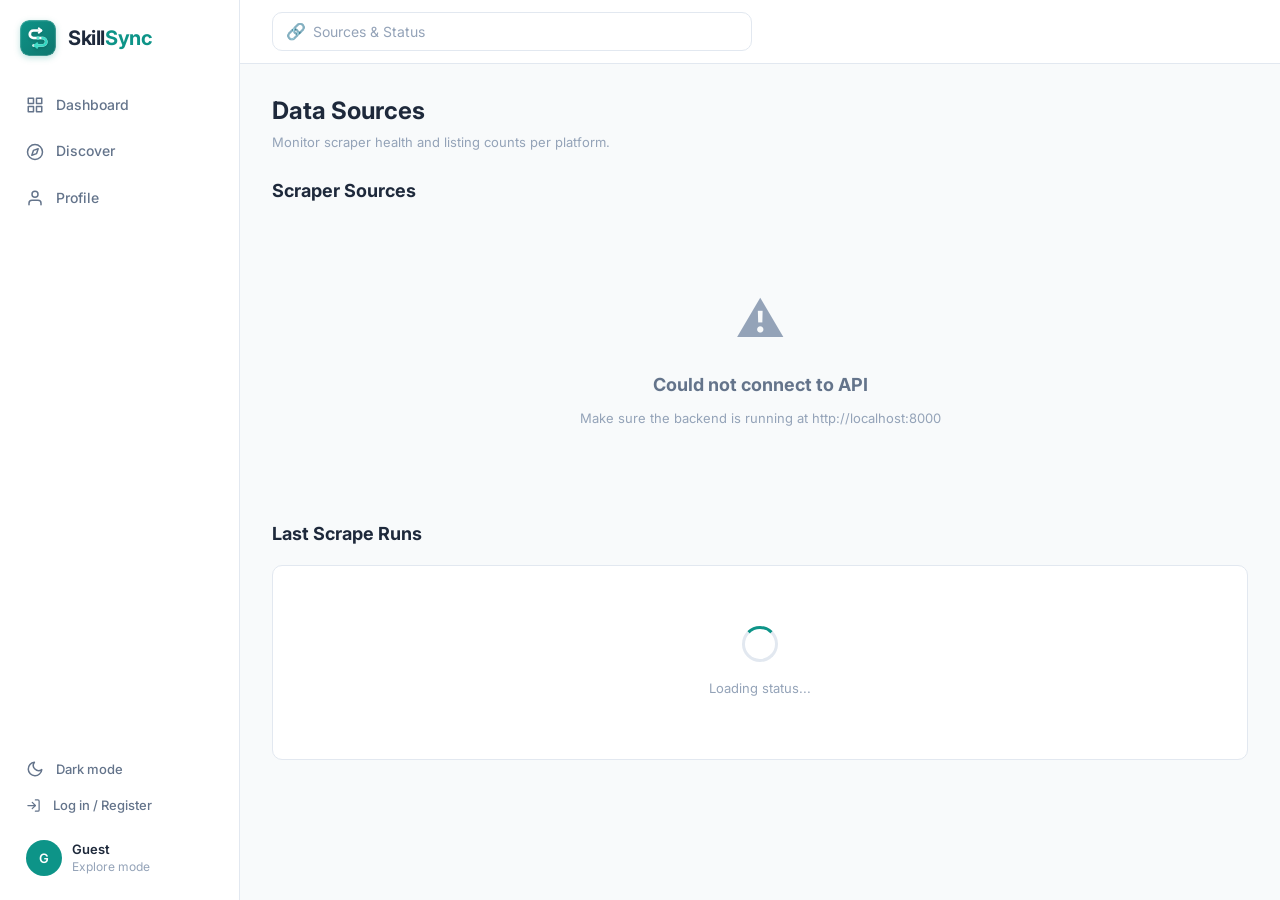
<file: frontend/sources.html>
<!DOCTYPE html>
<html lang="en">
<head>
    <meta charset="UTF-8">
    <meta name="viewport" content="width=device-width, initial-scale=1.0">
    <meta http-equiv="Cache-Control" content="no-cache, no-store, must-revalidate">
    <meta http-equiv="Pragma" content="no-cache">
    <meta http-equiv="Expires" content="0">
    <meta name="description" content="SkillSync — Data source status and scraper health monitoring.">
    <title>SkillSync — Sources</title>
    <link rel="icon" type="image/svg+xml" href="favicon.svg">

    <!-- Google Fonts: Inter -->
    <link rel="preconnect" href="https://fonts.googleapis.com">
    <link href="https://fonts.googleapis.com/css2?family=Inter:wght@400;500;600;700&display=swap" rel="stylesheet">

    <!-- Styles -->
    <link rel="stylesheet" href="css/style.css?v=20261005a">

    <!-- Theme -->
    <script src="js/theme.js?v=20261005a"></script>
</head>
<body>
    <div class="app-layout">
        
        <!-- ═══════════ SIDEBAR ═══════════ -->
        <aside class="sidebar" id="app-sidebar">
            <div class="sidebar-logo">
                <img src="assets/logo.svg" alt="SkillSync logo" class="logo-icon-img" width="36" height="36">
                <span class="logo-title">Skill<span>Sync</span></span>
            </div>

            <nav class="sidebar-nav">
                <div class="sidebar-nav-top">
                    <a href="index.html" class="nav-item">
                        <span class="nav-icon">
                            <svg width="18" height="18" viewBox="0 0 24 24" fill="none" stroke="currentColor" stroke-width="2" stroke-linecap="round" stroke-linejoin="round"><rect x="3" y="3" width="7" height="7"/><rect x="14" y="3" width="7" height="7"/><rect x="14" y="14" width="7" height="7"/><rect x="3" y="14" width="7" height="7"/></svg>
                        </span>
                        Dashboard
                    </a>
                    <a href="browse.html" class="nav-item">
                        <span class="nav-icon">
                            <svg width="18" height="18" viewBox="0 0 24 24" fill="none" stroke="currentColor" stroke-width="2" stroke-linecap="round" stroke-linejoin="round"><circle cx="12" cy="12" r="10"/><polygon points="16.24 7.76 14.12 14.12 7.76 16.24 9.88 9.88 16.24 7.76"/></svg>
                        </span>
                        Discover
                    </a>
                    <a href="notifications.html" class="nav-item">
                        <span class="nav-icon">
                            <svg width="18" height="18" viewBox="0 0 24 24" fill="none" stroke="currentColor" stroke-width="2" stroke-linecap="round" stroke-linejoin="round"><path d="M18 8A6 6 0 0 0 6 8c0 7-3 9-3 9h18s-3-2-3-9"/><path d="M13.73 21a2 2 0 0 1-3.46 0"/></svg>
                        </span>
                        Notifications
                        <span class="nav-badge" id="sidebar-notif-badge">2</span>
                    </a>
                    <a href="profile.html" class="nav-item">
                        <span class="nav-icon">
                            <svg width="18" height="18" viewBox="0 0 24 24" fill="none" stroke="currentColor" stroke-width="2" stroke-linecap="round" stroke-linejoin="round"><path d="M20 21v-2a4 4 0 0 0-4-4H8a4 4 0 0 0-4 4v2"/><circle cx="12" cy="7" r="4"/></svg>
                        </span>
                        Profile
                    </a>
                </div>
            </nav>

            <div class="sidebar-footer">
                <button class="sidebar-footer-item" id="theme-toggle">
                    <svg class="theme-icon" width="18" height="18" viewBox="0 0 24 24" fill="none" stroke="currentColor" stroke-width="2" stroke-linecap="round" stroke-linejoin="round"><path d="M21 12.79A9 9 0 1 1 11.21 3 7 7 0 0 0 21 12.79z"/></svg>
                    <span>Dark mode</span>
                </button>

                <button class="sidebar-footer-item" id="sidebar-logout-btn">
                    <svg width="18" height="18" viewBox="0 0 24 24" fill="none" stroke="currentColor" stroke-width="2" stroke-linecap="round" stroke-linejoin="round"><path d="M9 21H5a2 2 0 0 1-2-2V5a2 2 0 0 1 2-2h4"/><polyline points="16 17 21 12 16 7"/><line x1="21" y1="12" x2="9" y2="12"/></svg>
                    <span>Sign out</span>
                </button>

                <div class="sidebar-user" id="sidebar-user-badge">
                    <div class="user-avatar" id="sidebar-user-avatar">AN</div>
                    <div class="user-info">
                        <div class="user-name" id="sidebar-user-name">Asel</div>
                        <div class="user-email" id="sidebar-user-email">Computer Science</div>
                    </div>
                </div>
            </div>
        </aside>

        <!-- ═══════════ MAIN ═══════════ -->
        <div class="main-content">

            <!-- Header -->
            <header class="top-header">
                <div class="search-container">
                    <span class="search-icon">🔗</span>
                    <input type="text" class="search-input" disabled
                           placeholder="Sources & Status" style="cursor:default">
                </div>
            </header>

            <!-- Page Content -->
            <div class="page-content">
                
                <!-- Page Title -->
                <div class="page-title-bar">
                    <h1>Data Sources</h1>
                    <p class="subtitle">Monitor scraper health and listing counts per platform.</p>
                </div>

                <!-- Health Banner -->
                <div id="health-banner" style="margin-bottom: 24px"></div>

                <!-- Source Cards -->
                <div class="section-header">
                    <h2>Scraper Sources</h2>
                </div>

                <div class="sources-grid" id="sources-container">
                    <div class="loading-container">
                        <div class="spinner"></div>
                        <p>Loading sources...</p>
                    </div>
                </div>

                <!-- Status Table -->
                <div class="section-header" style="margin-top: 16px">
                    <h2>Last Scrape Runs</h2>
                </div>

                <div class="status-table-container" id="status-table-container">
                    <div class="loading-container">
                        <div class="spinner"></div>
                        <p>Loading status...</p>
                    </div>
                </div>

            </div>
        </div>
    </div>

    <!-- Scripts -->
    <script src="js/api.js?v=20261005a"></script>
    <script src="js/sources.js?v=20261005a"></script>
</body>
</html>
</file>
<file: frontend/css/style.css>
/*
 * SkillSync — Complete Design System & Styles
 * Matches the Figma prototype: teal/green theme, sidebar layout, card grid
 *
 * Structure:
 * 1. CSS Variables (colors, spacing, fonts)
 * 2. Reset & Base
 * 3. Layout (sidebar + main)
 * 4. Header & Search
 * 5. Sidebar Navigation
 * 6. Stats Cards
 * 7. Listing Cards
 * 8. Tags / Pills
 * 9. Modal
 * 10. Browse Page Filters
 * 11. Sources Page
 * 12. Pagination
 * 13. Dark Mode
 * 14. Responsive
 * 15. Animations
 */

/* ============================================
   1. CSS VARIABLES
   ============================================ */
:root {
  /* Brand Colors */
  --primary: #0D9488;
  --primary-light: #14B8A6;
  --primary-dark: #0F766E;
  --accent: #10B981;
  --accent-light: #D1FAE5;

  /* Neutral Colors */
  --bg-page: #F8FAFB;
  --bg-card: #FFFFFF;
  --bg-sidebar: #FFFFFF;
  --bg-header: #FFFFFF;
  --bg-hover: #F1F5F9;
  --bg-input: #FFFFFF;
  --bg-modal-overlay: rgba(0, 0, 0, 0.4);

  /* Text Colors */
  --text-primary: #1E293B;
  --text-secondary: #64748B;
  --text-muted: #94A3B8;
  --text-inverse: #FFFFFF;

  /* Border Colors */
  --border: #E2E8F0;
  --border-light: #F1F5F9;

  /* Tag Colors */
  --tag-teal-bg: #E0F7F5;
  --tag-teal-text: #0D9488;
  --tag-orange-bg: #FFF3E0;
  --tag-orange-text: #E65100;
  --tag-red-bg: #FEE2E2;
  --tag-red-text: #DC2626;
  --tag-blue-bg: #DBEAFE;
  --tag-blue-text: #2563EB;
  --tag-gray-bg: #F1F5F9;
  --tag-gray-text: #64748B;
  --tag-green-bg: #D1FAE5;
  --tag-green-text: #059669;
  --tag-purple-bg: #EDE9FE;
  --tag-purple-text: #7C3AED;

  /* Shadows */
  --shadow-sm: 0 1px 2px rgba(0, 0, 0, 0.05);
  --shadow-md: 0 4px 6px -1px rgba(0, 0, 0, 0.07), 0 2px 4px -2px rgba(0, 0, 0, 0.05);
  --shadow-lg: 0 10px 25px -3px rgba(0, 0, 0, 0.1), 0 4px 6px -4px rgba(0, 0, 0, 0.05);

  /* Spacing */
  --sidebar-width: 240px;
  --header-height: 64px;
  --radius-sm: 6px;
  --radius-md: 10px;
  --radius-lg: 14px;
  --radius-full: 9999px;

  /* Typography */
  --font-family: 'Inter', -apple-system, BlinkMacSystemFont, 'Segoe UI', sans-serif;
  --font-xs: 0.75rem;
  --font-sm: 0.8125rem;
  --font-base: 0.875rem;
  --font-md: 1rem;
  --font-lg: 1.125rem;
  --font-xl: 1.5rem;
  --font-2xl: 2rem;

  /* Transitions */
  --transition: 0.2s ease;
}

/* ============================================
   2. RESET & BASE
   ============================================ */
*, *::before, *::after {
  margin: 0;
  padding: 0;
  box-sizing: border-box;
}

html {
  font-size: 16px;
  scroll-behavior: smooth;
}

body {
  font-family: var(--font-family);
  font-size: var(--font-base);
  color: var(--text-primary);
  background: var(--bg-page);
  line-height: 1.6;
  min-height: 100vh;
  -webkit-font-smoothing: antialiased;
}

a {
  color: var(--primary);
  text-decoration: none;
  transition: color var(--transition);
}

a:hover {
  color: var(--primary-dark);
}

button {
  cursor: pointer;
  border: none;
  font-family: inherit;
  font-size: inherit;
  transition: all var(--transition);
}

input, select {
  font-family: inherit;
  font-size: inherit;
}

img {
  max-width: 100%;
}

/* ============================================
   3. LAYOUT (Sidebar + Main)
   ============================================ */
.app-layout {
  display: flex;
  min-height: 100vh;
}

.main-content {
  flex: 1;
  margin-left: var(--sidebar-width);
  display: flex;
  flex-direction: column;
  min-height: 100vh;
  min-width: 0;
  overflow-x: hidden;
}

.page-content {
  flex: 1;
  padding: 28px 32px;
  max-width: 1200px;
  width: 100%;
}

/* ============================================
   4. HEADER & SEARCH
   ============================================ */
.top-header {
  height: var(--header-height);
  background: var(--bg-header);
  border-bottom: 1px solid var(--border);
  display: flex;
  align-items: center;
  padding: 0 32px;
  gap: 16px;
  position: sticky;
  top: 0;
  z-index: 90;
}

.search-container {
  flex: 1;
  max-width: 480px;
  position: relative;
}

.search-container .search-icon {
  position: absolute;
  left: 14px;
  top: 50%;
  transform: translateY(-50%);
  color: var(--text-muted);
  font-size: var(--font-md);
}

.search-input {
  width: 100%;
  padding: 10px 14px 10px 40px;
  border: 1px solid var(--border);
  border-radius: var(--radius-md);
  background: var(--bg-input);
  color: var(--text-primary);
  font-size: var(--font-base);
  transition: border-color var(--transition), box-shadow var(--transition);
}

.search-input::placeholder {
  color: var(--text-muted);
}

.search-input:focus {
  outline: none;
  border-color: var(--primary);
  box-shadow: 0 0 0 3px rgba(13, 148, 136, 0.1);
}

.header-filter-pills {
  display: flex;
  align-items: center;
  background: var(--bg-hover);
  border: 1px solid var(--border);
  border-radius: var(--radius-md);
  padding: 3px;
  gap: 3px;
  flex-shrink: 0;
}

.filter-pill {
  padding: 6px 14px;
  font-size: var(--font-sm);
  font-weight: 500;
  color: var(--text-secondary);
  background: transparent;
  border: none;
  border-radius: var(--radius-sm);
  cursor: pointer;
  transition: all var(--transition);
  font-family: inherit;
}

.filter-pill:hover {
  color: var(--text-primary);
}

.filter-pill.active {
  background: var(--bg-card);
  color: var(--text-primary);
  font-weight: 600;
  box-shadow: var(--shadow-sm);
}

.header-active-toggle {
  display: inline-flex;
  align-items: center;
  gap: 7px;
  background: var(--bg-hover);
  border: 1px solid var(--border);
  padding: 6px 12px;
  border-radius: var(--radius-md);
  font-size: var(--font-sm);
  font-weight: 500;
  color: var(--text-secondary);
  cursor: pointer;
  transition: all var(--transition);
  white-space: nowrap;
  flex-shrink: 0;
}

.header-active-toggle:hover {
  color: var(--text-primary);
  border-color: #CBD5E1;
}

.header-active-toggle.active {
  background: rgba(16, 185, 129, 0.1);
  border-color: rgba(16, 185, 129, 0.35);
  color: #059669;
  font-weight: 600;
}

[data-theme="dark"] .header-active-toggle.active {
  background: rgba(16, 185, 129, 0.18);
  border-color: rgba(16, 185, 129, 0.4);
  color: #34D399;
}

.header-active-toggle .active-dot {
  width: 7px;
  height: 7px;
  border-radius: 50%;
  background: #94A3B8;
  transition: all var(--transition);
}

.header-active-toggle.active .active-dot {
  background: #10B981;
  box-shadow: 0 0 6px rgba(16, 185, 129, 0.6);
}

.header-domain-filter {
  padding: 8px 32px 8px 14px;
  border: 1px solid var(--border);
  border-radius: var(--radius-md);
  background: var(--bg-card);
  color: var(--text-primary);
  font-size: var(--font-sm);
  font-weight: 500;
  appearance: none;
  background-image: url("data:image/svg+xml,%3Csvg xmlns='http://www.w3.org/2000/svg' width='12' height='12' viewBox='0 0 24 24' fill='none' stroke='%2364748B' stroke-width='2'%3E%3Cpath d='M6 9l6 6 6-6'/%3E%3C/svg%3E");
  background-repeat: no-repeat;
  background-position: right 12px center;
  cursor: pointer;
  min-width: 140px;
  transition: border-color var(--transition);
}

.header-domain-filter:focus {
  outline: none;
  border-color: var(--primary);
}

.header-notification {
  width: 38px;
  height: 38px;
  border-radius: var(--radius-md);
  background: var(--bg-card);
  border: 1px solid var(--border);
  display: flex;
  align-items: center;
  justify-content: center;
  color: var(--text-secondary);
  position: relative;
  cursor: pointer;
  transition: all var(--transition);
  flex-shrink: 0;
}

.header-notification:hover {
  background: var(--bg-hover);
  color: var(--text-primary);
  border-color: var(--primary);
}

.header-notification .badge {
  position: absolute;
  top: -4px;
  right: -4px;
  width: 18px;
  height: 18px;
  border-radius: var(--radius-full);
  background: var(--primary);
  color: white;
  font-size: 0.65rem;
  display: flex;
  align-items: center;
  justify-content: center;
  font-weight: 700;
  border: 2px solid var(--bg-card);
}

/* ============================================
   5. SIDEBAR NAVIGATION
   ============================================ */
.sidebar {
  width: var(--sidebar-width);
  background: var(--bg-sidebar);
  border-right: 1px solid var(--border);
  position: fixed;
  top: 0;
  left: 0;
  bottom: 0;
  display: flex;
  flex-direction: column;
  z-index: 100;
  overflow-y: auto;
}

.sidebar-logo {
  padding: 20px 20px 16px 20px;
  display: flex;
  align-items: center;
  gap: 12px;
  user-select: none;
  border-bottom: none;
  text-decoration: none;
}

.sidebar-logo .logo-icon-badge,
.sidebar-logo .logo-icon-img {
  width: 36px;
  height: 36px;
  border-radius: 9px;
  flex-shrink: 0;
  box-shadow: 0 2px 6px rgba(13, 148, 136, 0.25);
  display: block;
}

.sidebar-logo .logo-title {
  font-size: 1.25rem;
  font-weight: 700;
  color: var(--text-primary);
  letter-spacing: -0.02em;
}

.sidebar-logo .logo-title span {
  color: var(--primary);
}

.sidebar-nav {
  padding: 12px;
  flex: 1;
  display: flex;
  flex-direction: column;
}

.sidebar-nav-top {
  display: flex;
  flex-direction: column;
  gap: 2px;
}

.sidebar-nav-bottom {
  margin-top: auto;
  padding-top: 12px;
}

.nav-item {
  position: relative;
  display: flex;
  align-items: center;
  gap: 12px;
  padding: 10px 14px;
  border-radius: var(--radius-md);
  color: var(--text-secondary);
  font-size: var(--font-base);
  font-weight: 500;
  transition: all var(--transition);
  text-decoration: none;
  overflow: hidden;
  margin-bottom: 2px;
}

[data-theme="dark"] .nav-item {
  color: var(--text-muted);
}

/* Hover effect as shown in profile: soft teal background, teal text and icon */
.nav-item:hover {
  background: #E6F7F5;
  color: var(--primary);
}

.nav-item:hover .nav-icon svg {
  stroke: var(--primary);
}

[data-theme="dark"] .nav-item:hover {
  background: rgba(13, 148, 136, 0.16);
  color: #2DD4BF;
}

[data-theme="dark"] .nav-item:hover .nav-icon svg {
  stroke: #2DD4BF;
}

/* Active item: unified mint pill matching Dashboard and rest of screens (Image 2) */
.nav-item.active {
  background: var(--accent-light, #D1FAE5);
  color: var(--primary);
  font-weight: 600;
  border-radius: var(--radius-md);
}

[data-theme="dark"] .nav-item.active {
  background: rgba(13, 148, 136, 0.22);
  color: #2DD4BF;
}

.nav-item.active .nav-icon svg {
  stroke: var(--primary);
}

[data-theme="dark"] .nav-item.active .nav-icon svg {
  stroke: #2DD4BF;
}

.nav-item .nav-icon {
  display: flex;
  align-items: center;
  justify-content: center;
  width: 18px;
  height: 18px;
  flex-shrink: 0;
}

.nav-item .nav-icon svg {
  stroke: var(--text-secondary);
  transition: stroke var(--transition);
}

[data-theme="dark"] .nav-item .nav-icon svg {
  stroke: var(--text-muted);
}

.nav-item .nav-badge {
  margin-left: auto;
  min-width: 20px;
  height: 20px;
  padding: 0 6px;
  border-radius: var(--radius-full);
  background: var(--primary);
  color: #ffffff;
  font-size: 0.72rem;
  display: flex;
  align-items: center;
  justify-content: center;
  font-weight: 600;
}

.sidebar-footer {
  padding: 16px 12px;
  border-top: none;
  display: flex;
  flex-direction: column;
  gap: 3px;
}

.sidebar-footer-item {
  display: flex;
  align-items: center;
  gap: 12px;
  padding: 8px 14px;
  border-radius: var(--radius-md);
  color: var(--text-secondary);
  font-size: var(--font-sm);
  font-weight: 500;
  cursor: pointer;
  transition: all var(--transition);
  background: none;
  border: none;
  width: 100%;
  text-align: left;
}

[data-theme="dark"] .sidebar-footer-item {
  color: var(--text-muted);
}

.sidebar-footer-item:hover {
  background: #E6F7F5;
  color: var(--primary);
}

.sidebar-footer-item:hover svg {
  stroke: var(--primary);
}

[data-theme="dark"] .sidebar-footer-item:hover {
  background: rgba(13, 148, 136, 0.16);
  color: #2DD4BF;
}

[data-theme="dark"] .sidebar-footer-item:hover svg {
  stroke: #2DD4BF;
}

.sidebar-footer-item svg {
  stroke: var(--text-secondary);
  transition: stroke var(--transition);
}

[data-theme="dark"] .sidebar-footer-item svg {
  stroke: var(--text-muted);
}

.sidebar-user {
  display: flex;
  align-items: center;
  gap: 10px;
  padding: 8px 14px;
  margin-top: 8px;
  background: transparent;
  border: none;
  border-radius: var(--radius-md);
  transition: all var(--transition);
}

[data-theme="dark"] .sidebar-user {
  background: transparent;
  border: none;
}

.sidebar-user .user-avatar {
  width: 36px;
  height: 36px;
  border-radius: var(--radius-full);
  background: var(--primary);
  color: #ffffff;
  display: flex;
  align-items: center;
  justify-content: center;
  font-size: var(--font-sm);
  font-weight: 600;
  flex-shrink: 0;
}

.sidebar-user .user-info {
  line-height: 1.3;
  display: flex;
  flex-direction: column;
  min-width: 0;
}

.sidebar-user .user-name {
  font-size: var(--font-sm);
  font-weight: 600;
  color: var(--text-primary);
  white-space: nowrap;
  overflow: hidden;
  text-overflow: ellipsis;
}

.sidebar-user .user-email {
  font-size: var(--font-xs);
  color: var(--text-muted);
  white-space: nowrap;
  overflow: hidden;
  text-overflow: ellipsis;
  margin-top: 1px;
}

/* ============================================
   6. STATS CARDS
   ============================================ */
.page-greeting {
  margin-bottom: 24px;
}

.page-greeting h1 {
  font-size: var(--font-xl);
  font-weight: 700;
  color: var(--text-primary);
  margin-bottom: 4px;
}

.page-greeting p {
  color: var(--text-secondary);
  font-size: var(--font-base);
}

.stats-grid {
  display: grid;
  grid-template-columns: repeat(4, 1fr);
  gap: 16px;
  margin-bottom: 32px;
}

.stat-card {
  background: var(--bg-card);
  border: 1px solid var(--border);
  border-radius: 16px;
  padding: 22px 24px;
  box-shadow: 0 1px 3px rgba(0, 0, 0, 0.03);
  transition: all var(--transition);
}

.stat-card:hover {
  box-shadow: 0 6px 16px -2px rgba(0, 0, 0, 0.06);
  border-color: #CBD5E1;
  transform: translateY(-1px);
}

.stat-card .stat-value {
  font-size: 2rem;
  font-weight: 800;
  color: var(--text-primary);
  line-height: 1.1;
  margin-bottom: 6px;
}

.stat-card .stat-label {
  font-size: 0.95rem;
  font-weight: 700;
  color: var(--text-primary);
  margin-bottom: 2px;
}

.stat-card .stat-desc {
  font-size: 0.8rem;
  color: var(--text-muted);
}

/* ============================================
   7. LISTING CARDS
   ============================================ */
.section-header {
  display: flex;
  justify-content: space-between;
  align-items: center;
  margin-bottom: 16px;
}

.section-header h2 {
  font-size: var(--font-lg);
  font-weight: 700;
  color: var(--text-primary);
}

.section-header .section-subtitle {
  font-size: var(--font-sm);
  color: var(--text-muted);
  font-weight: 400;
}

.section-header .see-all {
  font-size: var(--font-sm);
  color: var(--primary);
  font-weight: 600;
}

.section-header .see-all:hover {
  color: var(--primary-dark);
}

.listings-grid {
  display: grid;
  grid-template-columns: repeat(3, 1fr);
  gap: 16px;
  margin-bottom: 32px;
}

.listing-card {
  background: var(--bg-card);
  border: 1px solid var(--border);
  border-radius: var(--radius-md);
  padding: 20px;
  transition: box-shadow var(--transition), transform var(--transition);
  cursor: pointer;
  display: flex;
  flex-direction: column;
}

.listing-card:hover {
  box-shadow: var(--shadow-md);
  transform: translateY(-2px);
}

.listing-card-header {
  display: flex;
  justify-content: space-between;
  align-items: flex-start;
  gap: 10px;
  margin-bottom: 8px;
}

.listing-card-header .listing-title {
  font-size: var(--font-base);
  font-weight: 700;
  color: var(--text-primary);
  line-height: 1.4;
  flex: 1;
}

.listing-card-header .match-badge {
  padding: 3px 8px;
  border-radius: var(--radius-sm);
  font-size: var(--font-xs);
  font-weight: 700;
  white-space: nowrap;
  background: var(--tag-green-bg);
  color: var(--tag-green-text);
}

.listing-card .listing-source {
  font-size: var(--font-sm);
  color: var(--text-muted);
  margin-bottom: 12px;
}

.listing-card .listing-tags {
  display: flex;
  flex-wrap: wrap;
  gap: 6px;
  margin-bottom: 10px;
}

.listing-card .listing-location {
  font-size: var(--font-xs);
  color: var(--text-secondary);
  margin-bottom: 12px;
  display: flex;
  align-items: center;
  gap: 4px;
}

.listing-card .listing-footer {
  display: flex;
  justify-content: space-between;
  align-items: center;
  margin-top: auto;
  padding-top: 12px;
  border-top: 1px solid var(--border-light);
}

.listing-card .listing-date {
  font-size: var(--font-xs);
  color: var(--text-muted);
  display: flex;
  align-items: center;
  gap: 4px;
}

.listing-card .view-details-btn {
  font-size: var(--font-xs);
  color: var(--primary);
  font-weight: 600;
  background: none;
  padding: 4px 0;
  display: flex;
  align-items: center;
  gap: 4px;
}

.listing-card .view-details-btn:hover {
  color: var(--primary-dark);
}

/* Empty state */
.empty-state {
  grid-column: 1 / -1;
  text-align: center;
  padding: 60px 20px;
  color: var(--text-muted);
}

.empty-state .empty-icon {
  font-size: 3rem;
  margin-bottom: 12px;
}

.empty-state h3 {
  font-size: var(--font-lg);
  color: var(--text-secondary);
  margin-bottom: 8px;
}

.empty-state p {
  font-size: var(--font-sm);
}

/* Loading spinner */
.loading-container {
  grid-column: 1 / -1;
  display: flex;
  flex-direction: column;
  align-items: center;
  justify-content: center;
  padding: 60px 20px;
  gap: 16px;
}

.spinner {
  width: 36px;
  height: 36px;
  border: 3px solid var(--border);
  border-top-color: var(--primary);
  border-radius: 50%;
  animation: spin 0.8s linear infinite;
}

@keyframes spin {
  to { transform: rotate(360deg); }
}

.loading-container p {
  color: var(--text-muted);
  font-size: var(--font-sm);
}

/* ============================================
   7b. MODERN DASHBOARD SECTIONS & CARDS
   ============================================ */
.dashboard-section {
  margin-bottom: 40px;
}

.section-header-block {
  margin-bottom: 18px;
}

.section-header-with-link {
  display: flex;
  align-items: flex-end;
  justify-content: space-between;
  gap: 16px;
}

.section-title {
  font-size: 1.25rem;
  font-weight: 700;
  color: var(--text-primary);
  margin: 0 0 4px 0;
  display: flex;
  align-items: center;
  gap: 8px;
}

.trending-icon {
  font-size: 1.2rem;
}

.section-subtitle {
  font-size: 0.875rem;
  color: var(--text-muted);
  margin: 0;
}

.explore-all-link {
  font-size: 0.875rem;
  font-weight: 600;
  color: var(--primary);
  text-decoration: none;
  display: inline-flex;
  align-items: center;
  gap: 4px;
  transition: color var(--transition);
}

.explore-all-link:hover {
  color: var(--primary-dark);
}

/* Opportunities Grid */
.opportunities-grid {
  display: grid;
  grid-template-columns: repeat(3, minmax(0, 1fr));
  gap: 20px;
}

.opportunity-card {
  background: var(--bg-card);
  border: 1px solid var(--border);
  border-radius: 16px;
  padding: 22px;
  display: flex;
  flex-direction: column;
  box-shadow: 0 1px 3px rgba(0, 0, 0, 0.03);
  transition: all var(--transition);
  position: relative;
}

.opportunity-card:hover {
  box-shadow: 0 10px 25px -4px rgba(0, 0, 0, 0.08);
  border-color: #CBD5E1;
  transform: translateY(-2px);
}

.opp-top-row {
  display: flex;
  align-items: flex-start;
  justify-content: space-between;
  gap: 12px;
  margin-bottom: 6px;
}

.opp-title {
  font-size: 1.05rem;
  font-weight: 700;
  color: #0F766E;
  line-height: 1.35;
  flex: 1;
  margin: 0;
}

[data-theme="dark"] .opp-title {
  color: #2DD4BF;
}

.match-badge {
  font-size: 0.775rem;
  font-weight: 700;
  padding: 4px 10px;
  border-radius: var(--radius-full);
  white-space: nowrap;
  flex-shrink: 0;
  display: inline-flex;
  align-items: center;
}

.match-badge.high {
  background: #ECFDF5;
  color: #059669;
  border: 1px solid #A7F3D0;
}

.match-badge.medium {
  background: #FFFBEB;
  color: #D97706;
  border: 1px solid #FDE68A;
}

[data-theme="dark"] .match-badge.high {
  background: rgba(16, 185, 129, 0.15);
  color: #34D399;
  border-color: rgba(52, 211, 153, 0.3);
}

[data-theme="dark"] .match-badge.medium {
  background: rgba(245, 158, 11, 0.15);
  color: #FBBF24;
  border-color: rgba(251, 191, 36, 0.3);
}

.match-badge.general {
  background: #F0FDF4;
  color: var(--primary);
  border: 1px solid rgba(13, 148, 136, 0.25);
  font-weight: 600;
}

[data-theme="dark"] .match-badge.general {
  background: rgba(45, 212, 191, 0.12);
  color: #2DD4BF;
  border-color: rgba(45, 212, 191, 0.3);
}

.opp-skills-pills {
  display: flex;
  flex-wrap: wrap;
  gap: 5px;
  margin-bottom: 14px;
}

.opp-skill-pill {
  font-size: 0.725rem;
  font-weight: 500;
  padding: 3px 8px;
  border-radius: 6px;
  background: var(--bg-hover);
  color: var(--text-secondary);
  border: 1px solid var(--border);
}

.opp-skill-pill.more {
  background: rgba(13, 148, 136, 0.08);
  color: var(--primary);
  font-weight: 600;
}

.opp-skill-pill.general {
  color: var(--text-muted);
  font-style: italic;
}

/* Guest Welcome Banner */
.guest-welcome-banner {
  background: linear-gradient(135deg, rgba(13, 148, 136, 0.08) 0%, rgba(59, 130, 246, 0.05) 100%);
  border: 1px solid rgba(13, 148, 136, 0.25);
  border-radius: var(--radius-md);
  padding: 16px 20px;
  margin-bottom: 24px;
  display: flex;
  align-items: center;
  justify-content: space-between;
  gap: 16px;
  box-shadow: 0 4px 12px -2px rgba(0, 0, 0, 0.04);
}

[data-theme="dark"] .guest-welcome-banner {
  background: linear-gradient(135deg, rgba(45, 212, 191, 0.1) 0%, rgba(59, 130, 246, 0.08) 100%);
  border-color: rgba(45, 212, 191, 0.25);
}

.guest-banner-content {
  display: flex;
  align-items: center;
  gap: 14px;
}

.guest-banner-icon {
  font-size: 1.6rem;
  flex-shrink: 0;
}

.guest-banner-text h4 {
  font-size: 0.95rem;
  font-weight: 700;
  color: var(--text-primary);
  margin-bottom: 3px;
}

.guest-banner-text p {
  font-size: 0.825rem;
  color: var(--text-secondary);
  margin: 0;
  line-height: 1.4;
}

.btn-guest-action {
  font-size: 0.825rem;
  font-weight: 600;
  padding: 8px 16px;
  background: var(--primary);
  color: var(--text-inverse);
  border-radius: var(--radius-sm);
  text-decoration: none;
  white-space: nowrap;
  transition: background 0.15s ease;
  display: inline-flex;
  align-items: center;
  gap: 6px;
}

.btn-guest-action:hover {
  background: var(--primary-dark);
  color: var(--text-inverse) !important;
}

/* Modal Guest Callout */
.modal-guest-callout {
  background: rgba(13, 148, 136, 0.08);
  border: 1px solid rgba(13, 148, 136, 0.2);
  border-radius: var(--radius-sm);
  padding: 14px 16px;
  display: flex;
  align-items: center;
  justify-content: space-between;
  gap: 12px;
  margin-bottom: 20px;
}

[data-theme="dark"] .modal-guest-callout {
  background: rgba(45, 212, 191, 0.1);
  border-color: rgba(45, 212, 191, 0.25);
}

.modal-guest-callout-text {
  font-size: 0.85rem;
  color: var(--text-secondary);
  line-height: 1.4;
}

.modal-guest-callout-text strong {
  color: var(--text-primary);
  display: block;
  margin-bottom: 2px;
}

.btn-modal-login {
  font-size: 0.8rem;
  font-weight: 600;
  padding: 7px 14px;
  background: var(--primary);
  color: var(--text-inverse) !important;
  border-radius: var(--radius-sm);
  text-decoration: none;
  white-space: nowrap;
  flex-shrink: 0;
  transition: background 0.15s ease, color 0.15s ease;
}

.btn-modal-login:hover {
  background: var(--primary-dark);
  color: var(--text-inverse) !important;
}

.modal-skill-pill.neutral {
  background: var(--bg-hover);
  color: var(--text-secondary);
  border: 1px solid var(--border);
}

.guest-prompt-state {
  text-align: center;
  padding: 40px 20px;
}

.opp-company {
  font-size: 0.875rem;
  color: var(--text-muted);
  font-weight: 500;
  margin-bottom: 14px;
}

.opp-tags {
  display: flex;
  flex-wrap: wrap;
  gap: 6px;
  margin-bottom: 14px;
}

.opp-tag {
  font-size: 0.775rem;
  font-weight: 500;
  padding: 4px 10px;
  border-radius: 8px;
  background: var(--bg-hover);
  color: var(--text-secondary);
  border: 1px solid var(--border);
  display: inline-flex;
  align-items: center;
  gap: 4px;
}

.opp-tag.tag-internship {
  background: #EFF6FF;
  color: #2563EB;
  border-color: #BFDBFE;
}

.opp-tag.tag-hackathon {
  background: #FAF5FF;
  color: #9333EA;
  border-color: #E9D5FF;
}

.opp-tag.tag-event {
  background: #FFF7ED;
  color: #EA580C;
  border-color: #FFEDD5;
}

[data-theme="dark"] .opp-tag.tag-internship {
  background: rgba(37, 99, 235, 0.15);
  color: #60A5FA;
  border-color: rgba(96, 165, 250, 0.3);
}

[data-theme="dark"] .opp-tag.tag-hackathon {
  background: rgba(147, 51, 234, 0.15);
  color: #C084FC;
  border-color: rgba(192, 132, 252, 0.3);
}

[data-theme="dark"] .opp-tag.tag-event {
  background: rgba(234, 88, 12, 0.15);
  color: #FB923C;
  border-color: rgba(251, 146, 60, 0.3);
}

/* Missing skills alert box for near-miss */
.missing-skills-box {
  background: #FFFDF5;
  border: 1px solid #FDE68A;
  border-radius: 10px;
  padding: 10px 12px;
  margin-bottom: 14px;
  font-size: 0.8125rem;
  color: #92400E;
  display: flex;
  align-items: center;
  gap: 6px;
  font-weight: 500;
  line-height: 1.4;
}

.missing-skills-box svg {
  color: #D97706;
  flex-shrink: 0;
}

[data-theme="dark"] .missing-skills-box {
  background: rgba(245, 158, 11, 0.1);
  border-color: rgba(245, 158, 11, 0.25);
  color: #FCD34D;
}

.opp-footer {
  margin-top: auto;
  padding-top: 14px;
  border-top: 1px solid var(--border-light);
  display: flex;
  align-items: center;
  justify-content: space-between;
  gap: 8px;
}

.opp-deadline {
  font-size: 0.8rem;
  font-weight: 600;
  color: var(--text-secondary);
  display: inline-flex;
  align-items: center;
  gap: 5px;
}

.opp-deadline.active {
  color: #0D9488;
}

.opp-deadline.urgent {
  color: #D97706;
}

.opp-deadline.expired {
  color: #EF4444;
}

.opp-deadline.rolling {
  color: #6366F1;
}

.opp-footer-actions {
  display: flex;
  align-items: center;
  gap: 8px;
}

.btn-opp-details {
  font-size: 0.825rem;
  font-weight: 600;
  color: var(--text-primary);
  background: var(--bg-card);
  border: 1px solid var(--border);
  padding: 7px 14px;
  border-radius: 8px;
  cursor: pointer;
  display: inline-flex;
  align-items: center;
  gap: 4px;
  transition: all var(--transition);
}

.btn-opp-details:hover {
  background: var(--bg-hover);
  border-color: #CBD5E1;
}

.btn-opp-gap {
  font-size: 0.825rem;
  font-weight: 600;
  color: #B45309;
  background: #FFFBEB;
  border: 1px solid #FDE68A;
  padding: 7px 12px;
  border-radius: 8px;
  cursor: pointer;
  transition: all var(--transition);
}

.btn-opp-gap:hover {
  background: #FEF3C7;
  border-color: #FCD34D;
}

[data-theme="dark"] .btn-opp-gap {
  background: rgba(245, 158, 11, 0.15);
  border-color: rgba(251, 191, 36, 0.3);
  color: #FBBF24;
}

[data-theme="dark"] .btn-opp-gap:hover {
  background: rgba(245, 158, 11, 0.25);
}

/* Trending Peer Suggestions Grid */
.trending-grid {
  display: grid;
  grid-template-columns: repeat(4, minmax(0, 1fr));
  gap: 16px;
}

.peer-card {
  background: var(--bg-card);
  border: 1px solid var(--border);
  border-radius: 14px;
  padding: 18px 20px;
  display: flex;
  flex-direction: column;
  cursor: pointer;
  transition: all var(--transition);
  box-shadow: 0 1px 3px rgba(0, 0, 0, 0.02);
}

.peer-card:hover {
  border-color: var(--primary);
  transform: translateY(-2px);
  box-shadow: 0 8px 20px -4px rgba(13, 148, 136, 0.12);
}

.peer-badge {
  font-size: 0.7rem;
  font-weight: 700;
  color: var(--primary);
  text-transform: uppercase;
  letter-spacing: 0.05em;
  display: inline-flex;
  align-items: center;
  gap: 5px;
  margin-bottom: 8px;
}

.peer-title {
  font-size: 0.95rem;
  font-weight: 700;
  color: var(--text-primary);
  line-height: 1.35;
  margin-bottom: 6px;
}

.peer-subtitle {
  font-size: 0.8rem;
  color: var(--text-muted);
  font-weight: 500;
}

/* ============================================
   7c. DASHBOARD DETAIL MODAL
   ============================================ */
.modal-dialog {
  background: var(--bg-card, #FFFFFF);
  border: 1px solid var(--border, #E5E7EB);
  border-radius: 18px;
  width: 100%;
  max-width: 600px;
  max-height: calc(100vh - 48px);
  display: flex;
  flex-direction: column;
  position: relative;
  box-shadow: 0 25px 50px -12px rgba(0, 0, 0, 0.25);
  animation: modalAppear 0.2s ease-out;
  overflow: hidden;
  padding: 0;
}

.modal-dialog-close {
  position: absolute;
  top: 18px;
  right: 20px;
  background: transparent;
  border: none;
  font-size: 1.15rem;
  color: #9CA3AF;
  cursor: pointer;
  width: 32px;
  height: 32px;
  border-radius: 8px;
  display: flex;
  align-items: center;
  justify-content: center;
  transition: all 0.15s ease;
  z-index: 10;
}

.modal-dialog-close:hover {
  background: var(--bg-hover);
  color: var(--text-primary);
}

.modal-dialog-header {
  padding: 24px 60px 12px 28px;
  flex-shrink: 0;
}

.modal-dialog-title {
  font-size: 1.25rem;
  font-weight: 700;
  color: var(--text-primary);
  margin: 0 0 4px 0;
}

.modal-dialog-company {
  font-size: 0.9rem;
  color: var(--text-muted);
  font-weight: 500;
}

.modal-dialog-tags {
  display: flex;
  flex-wrap: wrap;
  gap: 8px;
  padding: 0 28px 16px 28px;
  border-bottom: 1px solid var(--border);
  flex-shrink: 0;
}

.modal-dialog-body {
  flex: 1 1 auto;
  min-height: 0;
  overflow-y: auto;
  padding: 20px 28px;
  overscroll-behavior: contain;
}

.modal-dialog-body::-webkit-scrollbar {
  width: 6px;
}

.modal-dialog-body::-webkit-scrollbar-thumb {
  background: #D1D5DB;
  border-radius: 4px;
}

[data-theme="dark"] .modal-dialog-body::-webkit-scrollbar-thumb {
  background: #4B5563;
}

/* Match Score Banner Box */
.modal-match-box {
  background: #F0FDF4;
  border: 1px solid #DCFCE7;
  border-radius: 14px;
  padding: 16px 20px;
  margin-bottom: 22px;
}

.modal-match-box.medium {
  background: #FFFBEB;
  border-color: #FDE68A;
}

[data-theme="dark"] .modal-match-box {
  background: rgba(16, 185, 129, 0.12);
  border-color: rgba(52, 211, 153, 0.25);
}

[data-theme="dark"] .modal-match-box.medium {
  background: rgba(245, 158, 11, 0.12);
  border-color: rgba(251, 191, 36, 0.25);
}

.modal-match-top {
  display: flex;
  align-items: center;
  justify-content: space-between;
  margin-bottom: 10px;
}

.modal-match-label {
  font-size: 0.95rem;
  font-weight: 700;
  color: #064E3B;
}

[data-theme="dark"] .modal-match-label {
  color: #A7F3D0;
}

.modal-match-box.medium .modal-match-label {
  color: #78350F;
}

[data-theme="dark"] .modal-match-box.medium .modal-match-label {
  color: #FDE68A;
}

.modal-match-percent {
  font-size: 1.1rem;
  font-weight: 800;
  color: #059669;
}

[data-theme="dark"] .modal-match-percent {
  color: #34D399;
}

.modal-match-box.medium .modal-match-percent {
  color: #D97706;
}

[data-theme="dark"] .modal-match-box.medium .modal-match-percent {
  color: #FBBF24;
}

.modal-match-track {
  height: 7px;
  border-radius: 9999px;
  background: #E2E8F0;
  overflow: hidden;
  margin-bottom: 10px;
}

[data-theme="dark"] .modal-match-track {
  background: #374151;
}

.modal-match-fill {
  height: 100%;
  border-radius: 9999px;
  background: #10B981;
  transition: width 0.6s cubic-bezier(0.4, 0, 0.2, 1);
}

.modal-match-box.medium .modal-match-fill {
  background: #F59E0B;
}

.modal-match-desc {
  font-size: 0.825rem;
  color: #047857;
  margin: 0;
  line-height: 1.45;
}

[data-theme="dark"] .modal-match-desc {
  color: #6EE7B7;
}

.modal-match-box.medium .modal-match-desc {
  color: #92400E;
}

[data-theme="dark"] .modal-match-box.medium .modal-match-desc {
  color: #FCD34D;
}

.modal-section-heading {
  font-size: 0.95rem;
  font-weight: 700;
  color: var(--text-primary);
  margin: 0 0 10px 0;
}

.modal-description-p {
  font-size: 0.9rem;
  color: var(--text-secondary);
  line-height: 1.6;
  margin: 0 0 20px 0;
}

.modal-skills-list {
  display: flex;
  flex-wrap: wrap;
  gap: 8px;
  margin-bottom: 20px;
}

.modal-skill-pill {
  display: inline-flex;
  align-items: center;
  gap: 5px;
  padding: 5px 12px;
  border-radius: var(--radius-full);
  font-size: 0.8125rem;
  font-weight: 600;
}

.modal-skill-pill.matched {
  background: #ECFDF5;
  border: 1px solid #A7F3D0;
  color: #059669;
}

.modal-skill-pill.missing {
  background: #FEF2F2;
  border: 1px solid #FECACA;
  color: #DC2626;
}

[data-theme="dark"] .modal-skill-pill.matched {
  background: rgba(16, 185, 129, 0.15);
  border-color: rgba(52, 211, 153, 0.3);
  color: #34D399;
}

[data-theme="dark"] .modal-skill-pill.missing {
  background: rgba(220, 38, 38, 0.15);
  border-color: rgba(248, 113, 113, 0.3);
  color: #F87171;
}

.modal-dialog-footer {
  display: flex;
  gap: 12px;
  padding: 16px 28px 20px 28px;
  border-top: 1px solid var(--border);
  background: var(--bg-card);
  flex-shrink: 0;
}

.btn-modal-apply {
  flex: 1;
  display: inline-flex;
  align-items: center;
  justify-content: center;
  gap: 8px;
  background: var(--primary);
  color: #FFFFFF;
  font-size: 0.9rem;
  font-weight: 600;
  padding: 12px 24px;
  border-radius: 10px;
  border: none;
  cursor: pointer;
  text-decoration: none;
  transition: background var(--transition);
}

.btn-modal-apply:hover {
  background: var(--primary-dark);
  color: #FFFFFF;
}

.btn-modal-save {
  display: inline-flex;
  align-items: center;
  justify-content: center;
  gap: 6px;
  background: var(--bg-card);
  border: 1px solid var(--border);
  color: var(--text-primary);
  font-size: 0.9rem;
  font-weight: 600;
  padding: 12px 20px;
  border-radius: 10px;
  cursor: pointer;
  transition: all var(--transition);
}

.btn-modal-save:hover {
  background: var(--bg-hover);
  border-color: #CBD5E1;
}

.btn-modal-save.saved {
  background: #F0FDF4;
  border-color: #86EFAC;
  color: #16A34A;
}

[data-theme="dark"] .btn-modal-save.saved {
  background: rgba(22, 163, 74, 0.2);
  border-color: rgba(134, 239, 172, 0.4);
  color: #86EFAC;
}

/* Responsive Grid for Dashboard */
@media (max-width: 1200px) {
  .opportunities-grid {
    grid-template-columns: repeat(2, minmax(0, 1fr));
  }
  .trending-grid {
    grid-template-columns: repeat(2, minmax(0, 1fr));
  }
}

@media (max-width: 768px) {
  .opportunities-grid {
    grid-template-columns: 1fr;
  }
  .trending-grid {
    grid-template-columns: 1fr;
  }
  .stats-grid {
    grid-template-columns: repeat(2, 1fr);
  }
  .section-header-with-link {
    flex-direction: column;
    align-items: flex-start;
  }
}

/* ============================================
   8. TAGS / PILLS
   ============================================ */
.tag {
  display: inline-flex;
  align-items: center;
  padding: 3px 10px;
  border-radius: var(--radius-full);
  font-size: var(--font-xs);
  font-weight: 500;
  line-height: 1.5;
}

.tag-teal {
  background: var(--tag-teal-bg);
  color: var(--tag-teal-text);
}

.tag-orange {
  background: var(--tag-orange-bg);
  color: var(--tag-orange-text);
}

.tag-red {
  background: var(--tag-red-bg);
  color: var(--tag-red-text);
}

.tag-blue {
  background: var(--tag-blue-bg);
  color: var(--tag-blue-text);
}

.tag-gray {
  background: var(--tag-gray-bg);
  color: var(--tag-gray-text);
}

.tag-green {
  background: var(--tag-green-bg);
  color: var(--tag-green-text);
}

.tag-purple {
  background: var(--tag-purple-bg);
  color: var(--tag-purple-text);
}

/* Source-specific tags */
.tag-source {
  background: var(--tag-teal-bg);
  color: var(--tag-teal-text);
  font-weight: 600;
  text-transform: capitalize;
}

/* ============================================
   9. MODAL
   ============================================ */
.modal-overlay {
  position: fixed;
  top: 0;
  left: 0;
  right: 0;
  bottom: 0;
  background: var(--bg-modal-overlay);
  display: flex;
  align-items: center;
  justify-content: center;
  z-index: 1000;
  opacity: 0;
  visibility: hidden;
  transition: opacity 0.25s ease, visibility 0.25s ease;
}

.modal-overlay.open {
  opacity: 1;
  visibility: visible;
}

.modal {
  background: var(--bg-card);
  border-radius: var(--radius-lg);
  width: 90%;
  max-width: 560px;
  max-height: 85vh;
  overflow-y: auto;
  box-shadow: var(--shadow-lg);
  transform: translateY(20px) scale(0.97);
  transition: transform 0.25s ease;
}

.modal-overlay.open .modal {
  transform: translateY(0) scale(1);
}

.modal-header {
  display: flex;
  justify-content: space-between;
  align-items: flex-start;
  padding: 24px 24px 0;
}

.modal-header h2 {
  font-size: var(--font-lg);
  font-weight: 700;
  color: var(--text-primary);
  line-height: 1.4;
  flex: 1;
  padding-right: 16px;
}

.modal-header .modal-source {
  font-size: var(--font-sm);
  color: var(--text-muted);
  font-weight: 400;
  display: block;
  margin-top: 2px;
  text-transform: capitalize;
}

.modal-close {
  width: 32px;
  height: 32px;
  border-radius: var(--radius-sm);
  background: var(--bg-hover);
  color: var(--text-secondary);
  display: flex;
  align-items: center;
  justify-content: center;
  font-size: 1.2rem;
  flex-shrink: 0;
}

.modal-close:hover {
  background: var(--border);
  color: var(--text-primary);
}

.modal-tags {
  display: flex;
  flex-wrap: wrap;
  gap: 8px;
  padding: 16px 24px;
}

.modal-body {
  padding: 0 24px;
}

.modal-body h3 {
  font-size: var(--font-base);
  font-weight: 700;
  color: var(--text-primary);
  margin-bottom: 8px;
  margin-top: 16px;
}

.modal-body h3:first-child {
  margin-top: 0;
}

.modal-body p {
  font-size: var(--font-sm);
  color: var(--text-secondary);
  line-height: 1.7;
}

.modal-body .description-text {
  white-space: pre-wrap;
  word-break: break-word;
}

.modal-footer {
  display: flex;
  gap: 12px;
  padding: 20px 24px;
  margin-top: 8px;
}

.btn-apply {
  flex: 1;
  padding: 12px 24px;
  background: var(--primary);
  color: white;
  border-radius: var(--radius-md);
  font-weight: 600;
  font-size: var(--font-base);
  display: flex;
  align-items: center;
  justify-content: center;
  gap: 8px;
}

.btn-apply:hover {
  background: var(--primary-dark);
}

.btn-save {
  padding: 12px 20px;
  background: var(--bg-card);
  color: var(--text-secondary);
  border: 1px solid var(--border);
  border-radius: var(--radius-md);
  font-weight: 600;
  font-size: var(--font-base);
  display: flex;
  align-items: center;
  gap: 6px;
}

.btn-save:hover {
  background: var(--bg-hover);
  color: var(--text-primary);
}

/* ============================================
   10. BROWSE PAGE FILTERS
   ============================================ */
.page-title-bar {
  margin-bottom: 20px;
}

.page-title-bar h1 {
  font-size: var(--font-xl);
  font-weight: 700;
  color: var(--text-primary);
}

.page-title-bar .subtitle {
  font-size: var(--font-sm);
  color: var(--text-muted);
  margin-top: 2px;
}

.filter-bar {
  display: flex;
  align-items: center;
  gap: 12px;
  margin-bottom: 24px;
  flex-wrap: wrap;
}

.filter-bar .filter-search {
  flex: 1;
  min-width: 200px;
  position: relative;
}

.filter-bar .filter-search .search-icon {
  position: absolute;
  left: 12px;
  top: 50%;
  transform: translateY(-50%);
  color: var(--text-muted);
}

.filter-bar .filter-search input {
  width: 100%;
  padding: 9px 14px 9px 36px;
  border: 1px solid var(--border);
  border-radius: var(--radius-md);
  background: var(--bg-input);
  color: var(--text-primary);
  font-size: var(--font-sm);
}

.filter-bar .filter-search input:focus {
  outline: none;
  border-color: var(--primary);
  box-shadow: 0 0 0 3px rgba(13, 148, 136, 0.1);
}

.filter-tab-group {
  display: flex;
  border: 1px solid var(--border);
  border-radius: var(--radius-md);
  overflow: hidden;
}

.filter-tab {
  padding: 8px 16px;
  font-size: var(--font-sm);
  font-weight: 500;
  background: var(--bg-card);
  color: var(--text-secondary);
  border: none;
  border-right: 1px solid var(--border);
}

.filter-tab:last-child {
  border-right: none;
}

.filter-tab:hover {
  background: var(--bg-hover);
}

.filter-tab.active {
  background: var(--text-primary);
  color: var(--text-inverse);
}

.filter-select {
  padding: 9px 32px 9px 14px;
  border: 1px solid var(--border);
  border-radius: var(--radius-md);
  background: var(--bg-input);
  color: var(--text-primary);
  font-size: var(--font-sm);
  appearance: none;
  background-image: url("data:image/svg+xml,%3Csvg xmlns='http://www.w3.org/2000/svg' width='12' height='12' viewBox='0 0 24 24' fill='none' stroke='%2364748B' stroke-width='2'%3E%3Cpath d='M6 9l6 6 6-6'/%3E%3C/svg%3E");
  background-repeat: no-repeat;
  background-position: right 10px center;
  cursor: pointer;
  min-width: 130px;
}

.filter-select:focus {
  outline: none;
  border-color: var(--primary);
}

/* ============================================
   11. SOURCES PAGE
   ============================================ */
.sources-grid {
  display: grid;
  grid-template-columns: repeat(3, 1fr);
  gap: 16px;
  margin-bottom: 32px;
}

.source-card {
  background: var(--bg-card);
  border: 1px solid var(--border);
  border-radius: var(--radius-md);
  padding: 20px;
  transition: box-shadow var(--transition);
}

.source-card:hover {
  box-shadow: var(--shadow-md);
}

.source-card .source-name {
  font-size: var(--font-md);
  font-weight: 700;
  color: var(--text-primary);
  text-transform: capitalize;
  margin-bottom: 4px;
}

.source-card .source-count {
  font-size: var(--font-2xl);
  font-weight: 700;
  color: var(--primary);
  margin: 8px 0;
}

.source-card .source-count span {
  font-size: var(--font-sm);
  color: var(--text-muted);
  font-weight: 400;
}

.source-card .source-time {
  font-size: var(--font-xs);
  color: var(--text-muted);
  display: flex;
  align-items: center;
  gap: 4px;
}

.status-badge {
  display: inline-flex;
  align-items: center;
  gap: 5px;
  padding: 3px 10px;
  border-radius: var(--radius-full);
  font-size: var(--font-xs);
  font-weight: 600;
}

.status-badge.success {
  background: var(--tag-green-bg);
  color: var(--tag-green-text);
}

.status-badge.failed {
  background: var(--tag-red-bg);
  color: var(--tag-red-text);
}

.status-badge.partial {
  background: var(--tag-orange-bg);
  color: var(--tag-orange-text);
}

.status-badge .dot {
  width: 6px;
  height: 6px;
  border-radius: 50%;
  background: currentColor;
}

/* Scrape status table */
.status-table-container {
  background: var(--bg-card);
  border: 1px solid var(--border);
  border-radius: var(--radius-md);
  overflow: hidden;
}

.status-table {
  width: 100%;
  border-collapse: collapse;
}

.status-table th {
  text-align: left;
  padding: 12px 16px;
  font-size: var(--font-xs);
  font-weight: 600;
  color: var(--text-muted);
  text-transform: uppercase;
  letter-spacing: 0.05em;
  background: var(--bg-hover);
  border-bottom: 1px solid var(--border);
}

.status-table td {
  padding: 14px 16px;
  font-size: var(--font-sm);
  color: var(--text-primary);
  border-bottom: 1px solid var(--border-light);
}

.status-table tr:last-child td {
  border-bottom: none;
}

.status-table tr:hover td {
  background: var(--bg-hover);
}

/* ============================================
   12. PAGINATION
   ============================================ */
.pagination {
  display: flex;
  align-items: center;
  justify-content: center;
  gap: 8px;
  margin-top: 24px;
  padding: 16px 0;
}

.pagination button {
  padding: 8px 14px;
  border: 1px solid var(--border);
  border-radius: var(--radius-sm);
  background: var(--bg-card);
  color: var(--text-secondary);
  font-size: var(--font-sm);
  font-weight: 500;
}

.pagination button:hover:not(:disabled) {
  background: var(--bg-hover);
  color: var(--text-primary);
  border-color: var(--primary);
}

.pagination button:disabled {
  opacity: 0.4;
  cursor: not-allowed;
}

.pagination .page-info {
  font-size: var(--font-sm);
  color: var(--text-muted);
  padding: 0 8px;
}

/* ============================================
   13. DARK MODE
   ============================================ */
[data-theme="dark"] {
  --bg-page: #111827;
  --bg-card: #1F2937;
  --bg-sidebar: #1a1f2e;
  --bg-header: #1a1f2e;
  --bg-hover: #374151;
  --bg-input: #1F2937;

  --text-primary: #F1F5F9;
  --text-secondary: #94A3B8;
  --text-muted: #64748B;

  --border: #374151;
  --border-light: #2a3241;

  --shadow-sm: 0 1px 2px rgba(0, 0, 0, 0.2);
  --shadow-md: 0 4px 6px rgba(0, 0, 0, 0.3);
  --shadow-lg: 0 10px 25px rgba(0, 0, 0, 0.4);

  --tag-teal-bg: rgba(13, 148, 136, 0.15);
  --tag-orange-bg: rgba(234, 88, 12, 0.15);
  --tag-red-bg: rgba(220, 38, 38, 0.15);
  --tag-blue-bg: rgba(37, 99, 235, 0.15);
  --tag-gray-bg: rgba(100, 116, 139, 0.2);
  --tag-green-bg: rgba(5, 150, 105, 0.15);
  --tag-purple-bg: rgba(124, 58, 237, 0.15);
}

/* ============================================
   14. RESPONSIVE
   ============================================ */
@media (max-width: 1024px) {
  .listings-grid,
  .sources-grid {
    grid-template-columns: repeat(2, 1fr);
  }

  .stats-grid {
    grid-template-columns: repeat(2, 1fr);
  }
}

@media (max-width: 768px) {
  .sidebar {
    display: none;
  }

  .main-content {
    margin-left: 0;
  }

  .listings-grid,
  .sources-grid {
    grid-template-columns: 1fr;
  }

  .stats-grid {
    grid-template-columns: repeat(2, 1fr);
  }

  .page-content {
    padding: 20px 16px;
  }

  .filter-bar {
    flex-direction: column;
    align-items: stretch;
  }
}

/* ============================================
   15. ANIMATIONS
   ============================================ */
@keyframes fadeIn {
  from { opacity: 0; transform: translateY(10px); }
  to { opacity: 1; transform: translateY(0); }
}

.fade-in {
  animation: fadeIn 0.3s ease forwards;
}

.listing-card {
  animation: fadeIn 0.3s ease forwards;
}

.listing-card:nth-child(2) { animation-delay: 0.05s; }
.listing-card:nth-child(3) { animation-delay: 0.1s; }
.listing-card:nth-child(4) { animation-delay: 0.15s; }
.listing-card:nth-child(5) { animation-delay: 0.2s; }
.listing-card:nth-child(6) { animation-delay: 0.25s; }

/* ============================================
   16. NOTIFICATIONS SCREEN
   ============================================ */
.notifications-container {
  max-width: 820px;
  width: 100%;
}

.notifications-header {
  display: flex;
  align-items: flex-start;
  justify-content: space-between;
  gap: 16px;
  margin-bottom: 24px;
}

.notifications-title {
  font-size: 1.65rem;
  font-weight: 700;
  color: var(--text-primary);
  margin: 0 0 4px 0;
  line-height: 1.2;
}

.notifications-subtitle {
  font-size: 0.9rem;
  color: var(--text-muted);
  font-weight: 500;
  margin: 0;
}

.btn-mark-all-read {
  background: var(--bg-card);
  border: 1px solid var(--border);
  padding: 8px 16px;
  border-radius: 10px;
  font-size: 0.85rem;
  font-weight: 600;
  color: var(--text-secondary);
  cursor: pointer;
  display: inline-flex;
  align-items: center;
  gap: 6px;
  transition: all var(--transition);
  font-family: inherit;
  box-shadow: 0 1px 2px rgba(0, 0, 0, 0.03);
}

.btn-mark-all-read:hover {
  background: var(--bg-hover);
  color: var(--text-primary);
  border-color: #CBD5E1;
}

.notifications-list {
  display: flex;
  flex-direction: column;
  gap: 12px;
}

.notification-card {
  background: var(--bg-card);
  border: 1px solid var(--border);
  border-radius: 16px;
  padding: 18px 22px;
  display: flex;
  align-items: center;
  gap: 16px;
  transition: all var(--transition);
  cursor: pointer;
  position: relative;
  box-shadow: 0 1px 3px rgba(0, 0, 0, 0.02);
}

.notification-card:hover {
  border-color: #CBD5E1;
  box-shadow: 0 4px 12px -2px rgba(0, 0, 0, 0.06);
  transform: translateY(-1px);
}

.notification-icon-box {
  width: 42px;
  height: 42px;
  border-radius: 12px;
  display: flex;
  align-items: center;
  justify-content: center;
  flex-shrink: 0;
}

.notification-icon-box.icon-sparkles {
  background: #ECFDF5;
  color: #059669;
}

.notification-icon-box.icon-clock {
  background: #FFFBEB;
  color: #D97706;
}

.notification-icon-box.icon-bell {
  background: #EFF6FF;
  color: #2563EB;
}

.notification-icon-box.icon-lightbulb {
  background: #FAF5FF;
  color: #9333EA;
}

[data-theme="dark"] .notification-icon-box.icon-sparkles {
  background: rgba(16, 185, 129, 0.15);
  color: #34D399;
}

[data-theme="dark"] .notification-icon-box.icon-clock {
  background: rgba(245, 158, 11, 0.15);
  color: #FBBF24;
}

[data-theme="dark"] .notification-icon-box.icon-bell {
  background: rgba(37, 99, 235, 0.15);
  color: #60A5FA;
}

[data-theme="dark"] .notification-icon-box.icon-lightbulb {
  background: rgba(147, 51, 234, 0.15);
  color: #C084FC;
}

.notification-content {
  flex: 1;
  min-width: 0;
  display: flex;
  flex-direction: column;
  gap: 4px;
}

.notification-title {
  font-size: 0.95rem;
  font-weight: 600;
  color: var(--text-primary);
  line-height: 1.35;
}

.notification-time {
  font-size: 0.8125rem;
  color: var(--text-muted);
  font-weight: 400;
}

.notification-unread-dot {
  width: 8px;
  height: 8px;
  border-radius: var(--radius-full);
  background: var(--primary);
  flex-shrink: 0;
  margin-left: 8px;
}

/* ============================================
   17. GUEST MODE NOTIFICATION SUPPRESSION
   ============================================ */
html.is-guest .header-notification,
html.is-guest #header-notification-btn,
html.is-guest a.nav-item[href*="notifications.html"],
html.is-guest .nav-badge,
body.is-guest .header-notification,
body.is-guest #header-notification-btn,
body.is-guest a.nav-item[href*="notifications.html"],
body.is-guest .nav-badge {
  display: none !important;
}

/* Guest Notifications Locked State */
.notifications-guest-locked {
  background: var(--bg-card);
  border: 1px solid var(--border);
  border-radius: var(--radius-lg, 16px);
  padding: 48px 32px;
  text-align: center;
  display: flex;
  flex-direction: column;
  align-items: center;
  gap: 16px;
  box-shadow: 0 1px 3px rgba(0, 0, 0, 0.02);
}

.guest-locked-icon {
  width: 56px;
  height: 56px;
  border-radius: 50%;
  background: rgba(37, 99, 235, 0.1);
  color: var(--primary);
  display: flex;
  align-items: center;
  justify-content: center;
  margin-bottom: 4px;
}

[data-theme="dark"] .guest-locked-icon {
  background: rgba(96, 165, 250, 0.15);
  color: #60A5FA;
}

.notifications-guest-locked h2 {
  font-size: 1.25rem;
  font-weight: 700;
  color: var(--text-primary);
  margin: 0;
}

.notifications-guest-locked p {
  font-size: 0.925rem;
  color: var(--text-secondary);
  max-width: 480px;
  line-height: 1.55;
  margin: 0;
}

.guest-locked-actions {
  display: flex;
  align-items: center;
  gap: 12px;
  margin-top: 8px;
  flex-wrap: wrap;
  justify-content: center;
}

.btn-guest-secondary {
  font-size: 0.825rem;
  font-weight: 600;
  padding: 8px 16px;
  background: var(--bg-hover);
  color: var(--text-primary);
  border: 1px solid var(--border);
  border-radius: var(--radius-sm);
  text-decoration: none;
  white-space: nowrap;
  transition: all 0.15s ease;
  display: inline-flex;
  align-items: center;
  gap: 6px;
}

.btn-guest-secondary:hover {
  border-color: #CBD5E1;
  color: var(--text-primary);
}

/* ─── Header Active Only Toggle Button ─── */
.header-active-toggle {
  display: inline-flex;
  align-items: center;
  gap: 7px;
  background: var(--bg-card);
  border: 1px solid var(--border);
  color: var(--text-secondary);
  padding: 6px 14px;
  border-radius: 20px;
  font-size: 0.825rem;
  font-weight: 600;
  cursor: pointer;
  transition: all 0.2s ease;
  white-space: nowrap;
}

.header-active-toggle:hover {
  border-color: var(--primary);
  color: var(--text-primary);
}

.header-active-toggle.active {
  background: rgba(13, 148, 136, 0.1);
  border-color: var(--primary);
  color: var(--primary);
}

.header-active-toggle .active-dot {
  width: 7px;
  height: 7px;
  border-radius: 50%;
  background-color: #9CA3AF;
  transition: all 0.2s ease;
}

.header-active-toggle.active .active-dot {
  background-color: #10B981;
  box-shadow: 0 0 6px rgba(16, 185, 129, 0.6);
}

[data-theme="dark"] .header-active-toggle {
  background: #1F2937;
  border-color: #374151;
  color: #9CA3AF;
}

[data-theme="dark"] .header-active-toggle.active {
  background: rgba(13, 148, 136, 0.2);
  border-color: var(--primary);
  color: #2DD4BF;
}
</file>
<file: frontend/css/discover.css>
/*
 * SkillSync — Discover Page Styles
 * Collaborative filtering peer recommendations matching Figma design.
 */

/* ─── Main Content Spacing ─── */
.discover-page-content {
    padding: 36px 40px 60px 40px;
    max-width: 1400px;
    margin: 0 auto;
    width: 100%;
}

/* ─── Discover Header ─── */
.discover-header {
    margin-bottom: 24px;
}

.discover-title-row {
    display: flex;
    align-items: center;
    gap: 12px;
    margin-bottom: 6px;
}

.discover-header-icon {
    display: flex;
    align-items: center;
    justify-content: center;
    color: var(--primary, #0D9488);
}

.discover-title {
    font-size: 1.75rem;
    font-weight: 700;
    color: var(--text-primary, #111827);
    letter-spacing: -0.02em;
    margin: 0;
}

.discover-subtitle {
    font-size: 0.95rem;
    color: var(--text-secondary, #6B7280);
    margin: 0;
    line-height: 1.5;
}

/* ─── How This Works Banner ─── */
.how-it-works-banner {
    display: flex;
    align-items: flex-start;
    gap: 16px;
    background: #F0FDF9;
    border: 1px solid #A7F3D0;
    border-radius: 14px;
    padding: 20px 24px;
    margin-bottom: 32px;
    transition: all 0.2s ease;
}

.how-it-works-icon {
    display: flex;
    align-items: center;
    justify-content: center;
    flex-shrink: 0;
    margin-top: 2px;
    color: var(--primary, #0D9488);
}

.how-it-works-content {
    flex: 1;
}

.how-it-works-title {
    font-size: 1rem;
    font-weight: 700;
    color: var(--text-primary, #111827);
    margin: 0 0 4px 0;
}

.how-it-works-text {
    font-size: 0.875rem;
    color: #4B5563;
    line-height: 1.55;
    margin: 0;
}

/* ─── Discover Cards Grid ─── */
.discover-grid {
    display: grid;
    grid-template-columns: repeat(3, minmax(0, 1fr));
    gap: 20px;
    margin-bottom: 40px;
    width: 100%;
}

/* ─── Discover Card ─── */
.discover-card {
    background: var(--bg-card, #FFFFFF);
    border: 1px solid var(--border, #E5E7EB);
    border-radius: 16px;
    padding: 22px;
    display: flex;
    flex-direction: column;
    box-shadow: 0 1px 3px rgba(0, 0, 0, 0.04);
    transition: transform 0.15s ease, box-shadow 0.15s ease, border-color 0.15s ease;
    cursor: pointer;
    position: relative;
    min-width: 0;
    overflow: hidden;
}

.discover-card:hover {
    transform: translateY(-2px);
    box-shadow: 0 8px 20px -4px rgba(0, 0, 0, 0.08);
    border-color: #CBD5E1;
}

.discover-card.is-active-modal {
    border-color: var(--primary, #0D9488);
}

/* Peer Suggestion Badge */
.discover-card-badge {
    display: inline-flex;
    align-items: center;
    gap: 6px;
    color: var(--primary, #0D9488);
    font-size: 0.75rem;
    font-weight: 700;
    letter-spacing: 0.04em;
    text-transform: uppercase;
    margin-bottom: 12px;
}

.discover-card-badge svg {
    flex-shrink: 0;
}

/* Card Title */
.discover-card-title {
    font-size: 1.05rem;
    font-weight: 700;
    color: var(--text-primary, #111827);
    margin: 0 0 4px 0;
    line-height: 1.35;
    transition: color 0.15s ease;
}

.discover-card:hover .discover-card-title,
.discover-card.selected-title .discover-card-title,
.discover-card-title.active-title {
    color: var(--primary, #0D9488);
}

/* Company / Org */
.discover-card-company {
    font-size: 0.875rem;
    color: var(--text-secondary, #6B7280);
    margin-bottom: 12px;
    font-weight: 500;
}

/* Snippet */
.discover-card-desc {
    font-size: 0.85rem;
    color: #4B5563;
    line-height: 1.55;
    margin-bottom: 16px;
    min-height: 58px;
    display: -webkit-box;
    -webkit-line-clamp: 3;
    -webkit-box-orient: vertical;
    overflow: hidden;
}

/* Tags Row */
.discover-card-tags {
    display: flex;
    flex-wrap: wrap;
    gap: 8px;
    margin-bottom: 20px;
}

.discover-tag {
    display: inline-flex;
    align-items: center;
    gap: 4px;
    background: #F3F4F6;
    border: 1px solid #E5E7EB;
    color: #374151;
    font-size: 0.775rem;
    font-weight: 500;
    padding: 4px 10px;
    border-radius: 8px;
    white-space: nowrap;
    max-width: 100%;
    overflow: hidden;
    text-overflow: ellipsis;
}

/* Card Footer */
.discover-card-footer {
    display: flex;
    align-items: center;
    justify-content: space-between;
    margin-top: auto;
    padding-top: 14px;
    border-top: 1px solid #F3F4F6;
}

.discover-card-date {
    display: inline-flex;
    align-items: center;
    gap: 6px;
    font-size: 0.8125rem;
    color: var(--text-secondary, #6B7280);
    font-weight: 500;
}

.discover-card-date.active {
    color: #0D9488;
    font-weight: 600;
}

.discover-card-date.urgent {
    color: #D97706;
    font-weight: 600;
}

.discover-card-date.expired {
    color: #EF4444;
    font-weight: 600;
}

.discover-card-date.rolling {
    color: #6366F1;
    font-weight: 600;
}

.btn-discover-details {
    display: inline-flex;
    align-items: center;
    gap: 4px;
    background: #F9FAFB;
    border: 1px solid #E5E7EB;
    border-radius: 8px;
    font-size: 0.8125rem;
    font-weight: 600;
    color: #1F2937;
    padding: 6px 14px;
    cursor: pointer;
    transition: all 0.15s ease;
}

.btn-discover-details:hover {
    background: #F3F4F6;
    border-color: #D1D5DB;
    color: #111827;
}

/* ─── Detail Modal Overlay & Box ─── */
.modal-overlay {
    position: fixed;
    top: 0;
    left: 0;
    right: 0;
    bottom: 0;
    background: rgba(15, 23, 42, 0.55);
    backdrop-filter: blur(5px);
    -webkit-backdrop-filter: blur(5px);
    display: none;
    align-items: center;
    justify-content: center;
    z-index: 1000;
    padding: 24px 16px;
    opacity: 0;
    transition: opacity 0.2s ease;
}

.modal-overlay.open {
    display: flex;
    opacity: 1;
}

.discover-modal {
    background: var(--bg-card, #FFFFFF);
    border: 1px solid var(--border, #E5E7EB);
    border-radius: 18px;
    width: 100%;
    max-width: 640px;
    max-height: calc(100vh - 48px);
    display: flex;
    flex-direction: column;
    position: relative;
    box-shadow: 0 25px 50px -12px rgba(0, 0, 0, 0.25);
    animation: modalAppear 0.2s ease-out;
    overflow: hidden;
    padding: 0;
}

@keyframes modalAppear {
    from {
        transform: scale(0.96);
        opacity: 0;
    }
    to {
        transform: scale(1);
        opacity: 1;
    }
}

/* Close Button */
.discover-modal-close {
    position: absolute;
    top: 18px;
    right: 20px;
    background: transparent;
    border: none;
    font-size: 1.15rem;
    color: #9CA3AF;
    cursor: pointer;
    width: 32px;
    height: 32px;
    border-radius: 8px;
    display: flex;
    align-items: center;
    justify-content: center;
    transition: all 0.15s ease;
    z-index: 10;
}

.discover-modal-close:hover {
    background: #F3F4F6;
    color: #111827;
}

/* Modal Header */
.discover-modal-header {
    padding: 24px 60px 12px 28px;
    margin-bottom: 0;
    flex-shrink: 0;
}

.discover-modal-title {
    font-size: 1.25rem;
    font-weight: 700;
    color: var(--text-primary, #111827);
    margin: 0 0 4px 0;
    line-height: 1.35;
}

.discover-modal-company {
    font-size: 0.9rem;
    color: var(--text-secondary, #6B7280);
    font-weight: 500;
}

/* Modal Tags */
.discover-modal-tags {
    display: flex;
    flex-wrap: wrap;
    gap: 8px;
    padding: 0 28px 16px 28px;
    margin-bottom: 0;
    border-bottom: 1px solid var(--border, #E5E7EB);
    flex-shrink: 0;
}

.discover-modal-tag {
    display: inline-flex;
    align-items: center;
    gap: 4px;
    background: #F3F4F6;
    border: 1px solid #E5E7EB;
    color: #374151;
    font-size: 0.8rem;
    font-weight: 500;
    padding: 5px 12px;
    border-radius: 8px;
}

/* Modal Body (Scrollable Container) */
.discover-modal-body {
    flex: 1 1 auto;
    min-height: 0;
    overflow-y: auto;
    padding: 20px 28px;
    overscroll-behavior: contain;
}

.discover-modal-body::-webkit-scrollbar {
    width: 6px;
}

.discover-modal-body::-webkit-scrollbar-track {
    background: transparent;
}

.discover-modal-body::-webkit-scrollbar-thumb {
    background: #D1D5DB;
    border-radius: 4px;
}

.discover-modal-body::-webkit-scrollbar-thumb:hover {
    background: #9CA3AF;
}

[data-theme="dark"] .discover-modal-body::-webkit-scrollbar-thumb {
    background: #4B5563;
}

[data-theme="dark"] .discover-modal-body::-webkit-scrollbar-thumb:hover {
    background: #6B7280;
}

/* Modal Sections */
.discover-modal-section {
    margin-bottom: 22px;
}

.discover-modal-section:last-child {
    margin-bottom: 4px;
}

.discover-modal-heading {
    font-size: 0.95rem;
    font-weight: 700;
    color: var(--text-primary, #111827);
    margin: 0 0 8px 0;
}

.discover-modal-text {
    font-size: 0.885rem;
    color: #4B5563;
    line-height: 1.55;
    margin: 0;
}

/* Required Skills Chips */
.discover-modal-skills {
    display: flex;
    flex-wrap: wrap;
    gap: 8px;
}

.skill-req-pill {
    display: inline-flex;
    align-items: center;
    gap: 6px;
    border-radius: 9999px;
    padding: 5px 14px;
    font-size: 0.8125rem;
    font-weight: 500;
    transition: all 0.15s ease;
}

/* Red Pill for missing skills */
.skill-req-pill.missing {
    background: #FEF2F2;
    border: 1px solid #FECACA;
    color: #DC2626;
}

.skill-req-pill.missing svg {
    color: #DC2626;
}

/* Green Pill if matched */
.skill-req-pill.matched {
    background: #ECFDF5;
    border: 1px solid #A7F3D0;
    color: #059669;
}

/* Modal Action Buttons (Fixed Footer) */
.discover-modal-footer {
    display: flex;
    gap: 12px;
    margin-top: 0;
    padding: 16px 28px 20px 28px;
    border-top: 1px solid var(--border, #E5E7EB);
    background: var(--bg-card, #FFFFFF);
    flex-shrink: 0;
}

.btn-modal-apply {
    flex: 1;
    display: inline-flex;
    align-items: center;
    justify-content: center;
    gap: 8px;
    background: var(--primary, #0D9488);
    color: #FFFFFF;
    font-size: 0.9rem;
    font-weight: 600;
    padding: 12px 24px;
    border-radius: 10px;
    border: none;
    cursor: pointer;
    text-decoration: none;
    transition: background 0.15s ease;
}

.btn-modal-apply:hover {
    background: var(--primary-dark, #0F766E);
    color: #FFFFFF;
}

.btn-modal-save {
    display: inline-flex;
    align-items: center;
    justify-content: center;
    gap: 6px;
    background: #FFFFFF;
    border: 1px solid #E5E7EB;
    color: #1F2937;
    font-size: 0.9rem;
    font-weight: 600;
    padding: 12px 20px;
    border-radius: 10px;
    cursor: pointer;
    transition: all 0.15s ease;
}

.btn-modal-save:hover {
    background: #F9FAFB;
    border-color: #D1D5DB;
}

.btn-modal-save.saved {
    background: #F0FDF4;
    border-color: #86EFAC;
    color: #16A34A;
}

/* ─── Floating Help Button & Popup ─── */
.floating-help-btn {
    position: fixed;
    bottom: 24px;
    right: 24px;
    width: 38px;
    height: 38px;
    border-radius: 9999px;
    background: #1E293B;
    color: #FFFFFF;
    display: flex;
    align-items: center;
    justify-content: center;
    font-weight: 700;
    font-size: 1rem;
    box-shadow: 0 4px 12px rgba(0, 0, 0, 0.25);
    cursor: pointer;
    z-index: 99;
    border: none;
    transition: transform 0.2s, background 0.2s;
}

.floating-help-btn:hover {
    transform: scale(1.08);
    background: #0F172A;
}

.help-popup {
    position: fixed;
    bottom: 70px;
    right: 24px;
    width: 290px;
    background: var(--bg-card, #FFFFFF);
    border: 1px solid var(--border, #E2E8F0);
    border-radius: 12px;
    padding: 16px;
    box-shadow: 0 10px 25px -3px rgba(0, 0, 0, 0.12);
    z-index: 100;
    display: none;
    animation: modalAppear 0.15s ease;
}

.help-popup.open {
    display: block;
}

.help-popup h4 {
    margin: 0 0 6px 0;
    font-size: 0.9rem;
    color: var(--text-primary, #111827);
}

.help-popup p {
    margin: 0;
    font-size: 0.8rem;
    color: var(--text-secondary, #4B5563);
    line-height: 1.45;
}

/* ─── Dark Mode Overrides ─── */
[data-theme="dark"] .discover-title {
    color: #F1F5F9;
}

[data-theme="dark"] .discover-subtitle {
    color: #94A3B8;
}

[data-theme="dark"] .how-it-works-banner {
    background: rgba(13, 148, 136, 0.12);
    border-color: rgba(13, 148, 136, 0.35);
}

[data-theme="dark"] .how-it-works-title {
    color: #F1F5F9;
}

[data-theme="dark"] .how-it-works-text {
    color: #CBD5E1;
}

[data-theme="dark"] .discover-card {
    background: #1F2937;
    border-color: #374151;
    box-shadow: 0 1px 3px rgba(0, 0, 0, 0.3);
}

[data-theme="dark"] .discover-card:hover {
    border-color: #4B5563;
    box-shadow: 0 8px 20px -4px rgba(0, 0, 0, 0.4);
}

[data-theme="dark"] .discover-card-title {
    color: #F1F5F9;
}

[data-theme="dark"] .discover-card-company {
    color: #94A3B8;
}

[data-theme="dark"] .discover-card-desc {
    color: #CBD5E1;
}

[data-theme="dark"] .discover-tag {
    background: #374151;
    border-color: #4B5563;
    color: #E2E8F0;
}

[data-theme="dark"] .discover-card-footer {
    border-top-color: #374151;
}

[data-theme="dark"] .btn-discover-details {
    background: #374151;
    border-color: #4B5563;
    color: #F1F5F9;
}

[data-theme="dark"] .btn-discover-details:hover {
    background: #4B5563;
    color: #FFFFFF;
}

[data-theme="dark"] .discover-modal {
    background: #1F2937;
    border-color: #374151;
}

[data-theme="dark"] .discover-modal-close:hover {
    background: #374151;
    color: #F1F5F9;
}

[data-theme="dark"] .discover-modal-title {
    color: #F1F5F9;
}

[data-theme="dark"] .discover-modal-company {
    color: #94A3B8;
}

[data-theme="dark"] .discover-modal-tag {
    background: #374151;
    border-color: #4B5563;
    color: #E2E8F0;
}

[data-theme="dark"] .discover-modal-heading {
    color: #F1F5F9;
}

[data-theme="dark"] .discover-modal-text {
    color: #CBD5E1;
}

[data-theme="dark"] .discover-modal-tags {
    border-bottom-color: #374151;
}

[data-theme="dark"] .discover-modal-footer {
    border-top-color: #374151;
    background: #1F2937;
}

[data-theme="dark"] .btn-modal-save {
    background: #374151;
    border-color: #4B5563;
    color: #F1F5F9;
}

[data-theme="dark"] .btn-modal-save:hover {
    background: #4B5563;
}

[data-theme="dark"] .btn-modal-save.saved {
    background: rgba(22, 163, 74, 0.2);
    border-color: rgba(134, 239, 172, 0.4);
    color: #86EFAC;
}

[data-theme="dark"] .skill-req-pill.missing {
    background: rgba(220, 38, 38, 0.15);
    border-color: rgba(248, 113, 113, 0.35);
    color: #F87171;
}

[data-theme="dark"] .skill-req-pill.missing svg {
    color: #F87171;
}

[data-theme="dark"] .help-popup {
    background: #1F2937;
    border-color: #374151;
}

[data-theme="dark"] .help-popup h4 {
    color: #F1F5F9;
}

[data-theme="dark"] .help-popup p {
    color: #94A3B8;
}

/* ─── Discover Controls (Search & Source Tabs) ─── */
.discover-controls {
    display: flex;
    align-items: center;
    justify-content: space-between;
    gap: 16px;
    margin-bottom: 28px;
    flex-wrap: wrap;
    width: 100%;
}

.discover-search-box {
    position: relative;
    flex: 1;
    min-width: 240px;
    max-width: 440px;
}

.discover-search-box .search-icon {
    position: absolute;
    left: 14px;
    top: 50%;
    transform: translateY(-50%);
    color: var(--text-secondary, #6B7280);
    pointer-events: none;
}

.discover-search-box input {
    width: 100%;
    padding: 10px 16px 10px 40px;
    font-size: 0.9rem;
    font-family: inherit;
    border: 1px solid var(--border, #E5E7EB);
    border-radius: 10px;
    background: var(--bg-card, #FFFFFF);
    color: var(--text-primary, #111827);
    outline: none;
    transition: border-color 0.15s ease, box-shadow 0.15s ease;
}

.discover-search-box input:focus {
    border-color: var(--primary, #0D9488);
    box-shadow: 0 0 0 3px rgba(13, 148, 136, 0.12);
}

.discover-source-tabs {
    display: flex;
    align-items: center;
    gap: 6px;
    background: var(--bg-secondary, #F3F4F6);
    padding: 4px;
    border-radius: 10px;
    border: 1px solid var(--border, #E5E7EB);
    flex-shrink: 0;
}

.source-tab {
    padding: 6px 14px;
    font-size: 0.825rem;
    font-weight: 500;
    font-family: inherit;
    color: var(--text-secondary, #6B7280);
    background: transparent;
    border: none;
    border-radius: 8px;
    cursor: pointer;
    transition: all 0.15s ease;
}

.source-tab:hover {
    color: var(--text-primary, #111827);
}

.source-tab.active {
    background: var(--bg-card, #FFFFFF);
    color: var(--primary, #0D9488);
    font-weight: 600;
    box-shadow: 0 1px 3px rgba(0, 0, 0, 0.08);
}

[data-theme="dark"] .discover-search-box input {
    background: #1F2937;
    border-color: #374151;
    color: #F9FAFB;
}

[data-theme="dark"] .discover-source-tabs {
    background: #1F2937;
    border-color: #374151;
}

[data-theme="dark"] .source-tab.active {
    background: #111827;
    color: var(--primary, #0D9488);
}

/* ─── Discover Active Only Toggle Button ─── */
.discover-active-toggle {
    display: inline-flex;
    align-items: center;
    gap: 7px;
    background: var(--bg-card, #FFFFFF);
    border: 1px solid var(--border, #E5E7EB);
    color: var(--text-secondary, #6B7280);
    padding: 6px 14px;
    border-radius: 10px;
    font-size: 0.825rem;
    font-weight: 600;
    cursor: pointer;
    transition: all 0.15s ease;
    white-space: nowrap;
    flex-shrink: 0;
}

.discover-active-toggle:hover {
    border-color: var(--primary, #0D9488);
    color: var(--text-primary, #111827);
}

.discover-active-toggle.active {
    background: rgba(13, 148, 136, 0.1);
    border-color: var(--primary, #0D9488);
    color: var(--primary, #0D9488);
}

.discover-active-toggle .active-dot {
    width: 7px;
    height: 7px;
    border-radius: 50%;
    background-color: #9CA3AF;
    transition: all 0.2s ease;
}

.discover-active-toggle.active .active-dot {
    background-color: #10B981;
    box-shadow: 0 0 6px rgba(16, 185, 129, 0.6);
}

[data-theme="dark"] .discover-active-toggle {
    background: #1F2937;
    border-color: #374151;
    color: #9CA3AF;
}

[data-theme="dark"] .discover-active-toggle.active {
    background: rgba(13, 148, 136, 0.2);
    border-color: var(--primary, #0D9488);
    color: #2DD4BF;
}

/* ─── Modal HTML Scraped Description Styling ─── */
.discover-modal-html-desc {
    font-size: 0.925rem;
    color: var(--text-secondary, #4B5563);
    line-height: 1.65;
}

.discover-modal-html-desc p {
    margin: 0 0 12px 0;
}

.discover-modal-html-desc ul,
.discover-modal-html-desc ol {
    margin: 8px 0 16px 20px;
    padding: 0;
}

.discover-modal-html-desc li {
    margin-bottom: 6px;
    line-height: 1.55;
}

.discover-modal-html-desc li p {
    margin: 0;
    display: inline;
}

.discover-modal-html-desc h1,
.discover-modal-html-desc h2,
.discover-modal-html-desc h3,
.discover-modal-html-desc h4 {
    font-size: 0.95rem;
    font-weight: 700;
    color: var(--text-primary, #111827);
    margin: 16px 0 8px 0;
}

.discover-modal-html-desc h1:first-child,
.discover-modal-html-desc h2:first-child,
.discover-modal-html-desc h3:first-child,
.discover-modal-html-desc h4:first-child,
.discover-modal-html-desc p:first-child {
    margin-top: 0;
}

[data-theme="dark"] .discover-modal-html-desc {
    color: #CBD5E1;
}

[data-theme="dark"] .discover-modal-html-desc h1,
[data-theme="dark"] .discover-modal-html-desc h2,
[data-theme="dark"] .discover-modal-html-desc h3,
[data-theme="dark"] .discover-modal-html-desc h4 {
    color: #F1F5F9;
}

/* ─── Responsive Layout ─── */
@media (max-width: 1280px) {
    .discover-grid {
        grid-template-columns: repeat(2, minmax(0, 1fr));
    }
}

@media (max-width: 860px) {
    .discover-page-content {
        padding: 24px 20px 40px 20px;
    }

    .discover-controls {
        flex-direction: column;
        align-items: stretch;
    }

    .discover-search-box {
        max-width: 100%;
    }

    .discover-grid {
        grid-template-columns: 1fr;
    }

    .discover-modal {
        max-height: calc(100vh - 32px);
        border-radius: 14px;
        padding: 0;
    }

    .discover-modal-header {
        padding: 18px 48px 10px 18px;
    }

    .discover-modal-tags {
        padding: 0 18px 12px 18px;
    }

    .discover-modal-body {
        padding: 16px 18px;
    }

    .discover-modal-footer {
        padding: 14px 18px 16px 18px;
    }
}
</file>
<file: frontend/css/profile.css>
/**
 * SkillSync — Profile / Skills Page Styles
 *
 * Fully matches the modern Profile & skills layout with:
 * - 2-column University & Field of study
 * - Skills chip management + Suggestions
 * - Domain interests pill toggles
 * - Recompute recommendations action card
 * - Floating help button
 * - Light and Dark mode support
 */

.profile-container {
    max-width: 860px;
    display: flex;
    flex-direction: column;
    gap: 20px;
    margin-bottom: 60px;
}

/* ─── Page Header ─── */
.profile-header-bar {
    display: flex;
    justify-content: space-between;
    align-items: center;
    margin-bottom: 4px;
}

.profile-title-group h1 {
    font-size: 1.7rem;
    font-weight: 700;
    color: var(--text-primary);
    margin: 0 0 4px 0;
    letter-spacing: -0.02em;
}

.profile-title-group p {
    color: var(--text-secondary);
    font-size: 0.925rem;
    margin: 0;
}

.btn-save-changes {
    background: var(--primary);
    color: var(--text-inverse);
    border: none;
    border-radius: var(--radius-sm);
    padding: 10px 22px;
    font-family: var(--font-family);
    font-size: 0.9rem;
    font-weight: 600;
    cursor: pointer;
    display: inline-flex;
    align-items: center;
    gap: 8px;
    transition: background 0.15s, transform 0.1s, box-shadow 0.15s;
    box-shadow: 0 2px 6px rgba(13, 148, 136, 0.25);
}

.btn-save-changes:hover {
    background: var(--primary-dark);
}

.btn-save-changes:active {
    transform: scale(0.98);
}

.btn-save-changes:disabled {
    opacity: 0.6;
    cursor: not-allowed;
}

/* ─── Card Structure ─── */
.profile-section-card {
    background: var(--bg-card);
    border: 1px solid var(--border);
    border-radius: var(--radius-lg);
    padding: 24px 28px;
    box-shadow: var(--shadow-sm);
}

.section-card-title {
    font-size: 1rem;
    font-weight: 700;
    color: var(--text-primary);
    margin: 0 0 16px 0;
    letter-spacing: -0.01em;
}

/* ─── Card 1: User & Education ─── */
.profile-user-top {
    display: flex;
    align-items: center;
    gap: 16px;
    margin-bottom: 24px;
}

.profile-user-avatar-large {
    width: 52px;
    height: 52px;
    border-radius: var(--radius-full);
    background: var(--primary);
    color: white;
    display: flex;
    align-items: center;
    justify-content: center;
    font-size: 1.15rem;
    font-weight: 700;
    letter-spacing: 0.5px;
    flex-shrink: 0;
}

.profile-user-meta h2 {
    font-size: 1.15rem;
    font-weight: 700;
    color: var(--text-primary);
    margin: 0 0 3px 0;
}

.profile-user-meta p {
    font-size: 0.85rem;
    color: var(--text-secondary);
    margin: 0;
}

.profile-education-row {
    display: grid;
    grid-template-columns: 1fr 1fr;
    gap: 18px;
}

.education-col label {
    display: flex;
    align-items: center;
    gap: 8px;
    font-size: 0.82rem;
    font-weight: 600;
    color: var(--text-secondary);
    margin-bottom: 8px;
}

.education-col label svg {
    color: var(--primary);
    flex-shrink: 0;
}

.education-col .education-input {
    width: 100%;
    background: var(--bg-hover);
    border: 1px solid var(--border);
    border-radius: var(--radius-sm);
    padding: 10px 14px;
    font-family: var(--font-family);
    font-size: 0.875rem;
    color: var(--text-primary);
    transition: border-color var(--transition), background var(--transition);
}

.education-col .education-input:focus {
    outline: none;
    border-color: var(--primary);
    background: var(--bg-input);
}

/* ─── Card 2: Your skills ─── */
.skill-search-row {
    display: flex;
    gap: 10px;
    margin-bottom: 16px;
}

.skill-search-input {
    flex: 1;
    background: var(--bg-hover);
    border: 1px solid var(--border);
    border-radius: var(--radius-sm);
    padding: 11px 16px;
    font-family: var(--font-family);
    font-size: 0.875rem;
    color: var(--text-primary);
    transition: border-color var(--transition), background var(--transition);
}

.skill-search-input:focus {
    outline: none;
    border-color: var(--primary);
    background: var(--bg-input);
}

.skill-add-btn-round {
    width: 44px;
    height: 44px;
    background: var(--primary);
    color: white;
    border: none;
    border-radius: var(--radius-sm);
    display: flex;
    align-items: center;
    justify-content: center;
    font-size: 1.3rem;
    font-weight: 600;
    cursor: pointer;
    transition: background 0.15s;
    flex-shrink: 0;
}

.skill-add-btn-round:hover {
    background: var(--primary-dark);
}

.skills-pills-wrap {
    display: flex;
    flex-wrap: wrap;
    gap: 8px;
    margin-bottom: 16px;
    min-height: 38px;
}

.modern-skill-pill {
    display: inline-flex;
    align-items: center;
    gap: 6px;
    background: #E6F7F5;
    color: #0F766E;
    border: 1px solid #99F6E4;
    padding: 6px 12px;
    border-radius: 8px;
    font-size: 0.825rem;
    font-weight: 500;
    transition: all 0.15s;
    user-select: none;
}

[data-theme="dark"] .modern-skill-pill {
    background: rgba(13, 148, 136, 0.2);
    color: #2DD4BF;
    border-color: rgba(45, 212, 191, 0.35);
}

.modern-skill-pill .remove-x {
    cursor: pointer;
    font-size: 1.1rem;
    line-height: 1;
    opacity: 0.6;
    margin-left: 2px;
    transition: opacity 0.15s, transform 0.1s;
}

.modern-skill-pill .remove-x:hover {
    opacity: 1;
    color: #DC2626;
    transform: scale(1.15);
}

.skills-divider {
    border: none;
    border-top: 1px solid var(--border-light);
    margin: 18px 0 14px 0;
}

.suggestions-header {
    font-size: 0.8rem;
    font-weight: 600;
    color: var(--text-secondary);
    margin-bottom: 10px;
}

.suggestions-chips {
    display: flex;
    flex-wrap: wrap;
    gap: 8px;
}

.suggestion-pill {
    display: inline-flex;
    align-items: center;
    gap: 4px;
    background: var(--bg-hover);
    border: 1px solid var(--border);
    color: var(--text-secondary);
    padding: 5px 12px;
    border-radius: var(--radius-full);
    font-size: 0.8rem;
    font-weight: 500;
    cursor: pointer;
    transition: all 0.15s;
    user-select: none;
}

.suggestion-pill:hover {
    background: var(--border);
    color: var(--text-primary);
    border-color: var(--text-muted);
}

/* ─── Card 3: Domain interests ─── */
.domains-pills-wrap {
    display: flex;
    flex-wrap: wrap;
    gap: 10px;
}

.domain-pill {
    padding: 7px 16px;
    border-radius: var(--radius-full);
    font-size: 0.85rem;
    font-weight: 500;
    cursor: pointer;
    transition: all 0.15s;
    user-select: none;
    border: 1px solid transparent;
}

.domain-pill.selected {
    background: var(--primary);
    color: white;
    border-color: var(--primary);
}

.domain-pill.selected:hover {
    background: var(--primary-dark);
}

.domain-pill.unselected {
    background: var(--bg-hover);
    color: var(--text-primary);
    border-color: var(--border);
}

.domain-pill.unselected:hover {
    background: var(--border);
}

/* ─── Card 4: Recompute recommendations ─── */
.recompute-card {
    display: flex;
    justify-content: space-between;
    align-items: center;
    gap: 20px;
    padding: 20px 28px;
}

.recompute-info h3 {
    font-size: 0.95rem;
    font-weight: 700;
    color: var(--text-primary);
    margin: 0 0 3px 0;
}

.recompute-info p {
    font-size: 0.825rem;
    color: var(--text-secondary);
    margin: 0;
}

.btn-recompute {
    display: inline-flex;
    align-items: center;
    gap: 8px;
    background: var(--bg-card);
    border: 1px solid var(--border);
    border-radius: var(--radius-sm);
    padding: 9px 16px;
    font-family: var(--font-family);
    font-size: 0.875rem;
    font-weight: 600;
    color: var(--text-primary);
    cursor: pointer;
    transition: all 0.15s;
    white-space: nowrap;
}

.btn-recompute:hover:not(:disabled) {
    background: var(--bg-hover);
    border-color: var(--text-muted);
}

.btn-recompute svg {
    flex-shrink: 0;
    color: var(--primary);
    transition: transform 0.25s cubic-bezier(0.16, 1, 0.3, 1);
}

.btn-recompute:hover:not(:disabled) svg {
    color: var(--primary-light);
    transform: rotate(35deg);
}

.btn-recompute:disabled {
    opacity: 0.6;
    cursor: not-allowed;
}

.spin-icon {
    display: inline-block;
    animation: spin 0.9s linear infinite !important;
}

@keyframes spin {
    from { transform: rotate(0deg); }
    to { transform: rotate(360deg); }
}

/* ─── Floating Help Button ─── */
.floating-help-btn {
    position: fixed;
    bottom: 24px;
    right: 24px;
    width: 38px;
    height: 38px;
    border-radius: var(--radius-full);
    background: #1E293B;
    color: white;
    display: flex;
    align-items: center;
    justify-content: center;
    font-weight: 700;
    font-size: 1rem;
    box-shadow: 0 4px 12px rgba(0, 0, 0, 0.25);
    cursor: pointer;
    z-index: 99;
    border: none;
    transition: transform 0.2s, background 0.2s;
}

.floating-help-btn:hover {
    transform: scale(1.08);
    background: #0F172A;
}

/* ─── Help Tooltip / Modal ─── */
.help-popup {
    position: fixed;
    bottom: 70px;
    right: 24px;
    width: 280px;
    background: var(--bg-card);
    border: 1px solid var(--border);
    border-radius: var(--radius-md);
    padding: 16px;
    box-shadow: var(--shadow-lg);
    z-index: 100;
    display: none;
}

.help-popup.open {
    display: block;
}

.help-popup h4 {
    margin: 0 0 6px 0;
    font-size: 0.9rem;
    color: var(--text-primary);
}

.help-popup p {
    margin: 0;
    font-size: 0.8rem;
    color: var(--text-secondary);
    line-height: 1.4;
}

/* ─── Feedback Toast / Alerts ─── */
/* ─── Feedback Toast / Floating Notification ─── */
.profile-toast {
    position: fixed;
    bottom: 28px;
    right: 76px;
    max-width: 420px;
    padding: 13px 20px;
    border-radius: var(--radius-md);
    font-size: 0.875rem;
    font-weight: 600;
    box-shadow: 0 10px 25px -4px rgba(0, 0, 0, 0.2), 0 4px 10px -2px rgba(0, 0, 0, 0.1);
    z-index: 1050;
    display: none;
    align-items: center;
    gap: 10px;
    line-height: 1.4;
    transition: all 0.25s cubic-bezier(0.16, 1, 0.3, 1);
    animation: toastFloatUp 0.25s ease;
}

.profile-toast.success {
    background: #064E3B;
    color: #ECFDF5;
    border: 1px solid #059669;
    display: flex;
}

.profile-toast.error {
    background: #7F1D1D;
    color: #FEF2F2;
    border: 1px solid #DC2626;
    display: flex;
}

@keyframes toastFloatUp {
    from {
        opacity: 0;
        transform: translateY(12px);
    }
    to {
        opacity: 1;
        transform: translateY(0);
    }
}

/* ─── Instant View Gating (Eliminates Flash of Unauthenticated Content / Glitch) ─── */
html.profile-mode #auth-view,
body.profile-mode #auth-view,
html:not(.auth-mode) #auth-view,
body:not(.auth-mode) #auth-view {
    display: none !important;
}

html.profile-mode #profile-view,
body.profile-mode #profile-view,
html:not(.auth-mode) #profile-view,
body:not(.auth-mode) #profile-view {
    display: flex !important;
}

html.auth-mode #profile-view,
body.auth-mode #profile-view {
    display: none !important;
}

html.auth-mode #auth-view,
body.auth-mode #auth-view {
    display: flex !important;
}

/* ─── Auth Mode (Full Split-Screen Layout) ─── */
.auth-mode .app-layout,
body.auth-mode .app-layout {
    display: flex !important;
    width: 100vw !important;
    height: 100vh !important;
    overflow: hidden !important;
}

.auth-mode .sidebar,
body.auth-mode .sidebar {
    display: none !important;
}

.auth-mode .main-content,
body.auth-mode .main-content {
    display: none !important;
}

.auth-mode .floating-help-btn,
.auth-mode .help-popup {
    display: none !important;
}

/* ========================================================
   SPLIT-SCREEN AUTHENTICATION (Image 1)
   ======================================================== */
.auth-split-wrapper {
    position: fixed;
    top: 0;
    left: 0;
    width: 100vw;
    height: 100vh;
    display: flex;
    z-index: 9999;
    background: #ffffff;
    overflow: hidden;
}

[data-theme="dark"] .auth-split-wrapper {
    background: #0F172A;
}

/* ─── Left Hero Pane ─── */
.auth-hero-pane {
    width: 44%;
    min-width: 380px;
    max-width: 580px;
    background: #0D9488;
    background: linear-gradient(175deg, #0D9488 0%, #0F766E 100%);
    color: #ffffff;
    display: flex;
    flex-direction: column;
    justify-content: space-between;
    padding: 52px 56px;
    box-sizing: border-box;
    position: relative;
    user-select: none;
    box-shadow: 4px 0 24px rgba(0, 0, 0, 0.08);
}

.auth-hero-header {
    display: flex;
    align-items: center;
    justify-content: space-between;
}

.auth-hero-logo {
    display: flex;
    align-items: center;
    gap: 12px;
}

.auth-hero-logo .auth-logo-badge,
.auth-hero-logo .auth-logo-img {
    width: 36px;
    height: 36px;
    border-radius: 9px;
    flex-shrink: 0;
    box-shadow: 0 2px 6px rgba(13, 148, 136, 0.25);
    display: block;
}

.auth-hero-logo .auth-logo-text {
    font-size: 1.25rem;
    font-weight: 800;
    color: #ffffff;
    letter-spacing: -0.02em;
}

.auth-hero-content {
    margin: auto 0;
    padding: 32px 0;
}

.auth-hero-headline {
    font-size: 2.5rem;
    font-weight: 800;
    line-height: 1.22;
    color: #ffffff;
    margin: 0 0 20px 0;
    letter-spacing: -0.03em;
}

.auth-hero-subhead {
    font-size: 1.05rem;
    line-height: 1.6;
    color: rgba(255, 255, 255, 0.92);
    margin: 0 0 32px 0;
    max-width: 440px;
    font-weight: 400;
}

.auth-hero-pills {
    display: flex;
    flex-wrap: wrap;
    gap: 10px;
    align-items: center;
}

.auth-hero-pills .hero-pill {
    background: rgba(255, 255, 255, 0.18);
    backdrop-filter: blur(10px);
    -webkit-backdrop-filter: blur(10px);
    border: 1px solid rgba(255, 255, 255, 0.28);
    color: #ffffff;
    border-radius: 9999px;
    padding: 8px 18px;
    font-size: 0.85rem;
    font-weight: 600;
    box-shadow: 0 2px 5px rgba(0, 0, 0, 0.05);
    transition: transform 0.15s ease, background 0.15s ease;
}

.auth-hero-pills .hero-pill:hover {
    background: rgba(255, 255, 255, 0.26);
    transform: translateY(-1px);
}

.auth-hero-footer {
    font-size: 0.85rem;
    color: rgba(255, 255, 255, 0.7);
    font-weight: 500;
    letter-spacing: 0.01em;
}

/* ─── Right Form Pane ─── */
.auth-form-pane {
    flex: 1;
    height: 100vh;
    background: #ffffff;
    display: flex;
    align-items: center;
    justify-content: center;
    padding: 40px;
    box-sizing: border-box;
    position: relative;
    overflow-y: auto;
}

[data-theme="dark"] .auth-form-pane {
    background: #0F172A;
}

.auth-card-inner {
    width: 100%;
    max-width: 400px;
    margin: auto;
    animation: authPaneFadeIn 0.3s cubic-bezier(0.16, 1, 0.3, 1);
}

@keyframes authPaneFadeIn {
    from {
        opacity: 0;
        transform: translateY(12px) scale(0.98);
    }
    to {
        opacity: 1;
        transform: translateY(0) scale(1);
    }
}

.auth-form-title {
    font-size: 1.85rem;
    font-weight: 800;
    color: #0F172A;
    margin: 0 0 6px 0;
    letter-spacing: -0.025em;
}

[data-theme="dark"] .auth-form-title {
    color: #F8FAFC;
}

.auth-form-subtitle {
    font-size: 0.95rem;
    color: #64748B;
    margin: 0 0 32px 0;
    line-height: 1.4;
}

[data-theme="dark"] .auth-form-subtitle {
    color: #94A3B8;
}

.auth-field-group {
    margin-bottom: 20px;
}

.auth-label {
    display: block;
    font-size: 0.725rem;
    font-weight: 700;
    color: #334155;
    letter-spacing: 0.06em;
    text-transform: uppercase;
    margin-bottom: 8px;
}

[data-theme="dark"] .auth-label {
    color: #CBD5E1;
}

.auth-label-row {
    display: flex;
    justify-content: space-between;
    align-items: center;
    margin-bottom: 8px;
}

.auth-label-row .auth-label {
    margin-bottom: 0;
}

.auth-forgot-link {
    font-size: 0.825rem;
    font-weight: 600;
    color: #0D9488;
    text-decoration: none;
    cursor: pointer;
    transition: color 0.15s;
}

.auth-forgot-link:hover {
    color: #0F766E;
    text-decoration: underline;
}

[data-theme="dark"] .auth-forgot-link {
    color: #2DD4BF;
}

[data-theme="dark"] .auth-forgot-link:hover {
    color: #5EEAD4;
}

.auth-input-styled {
    width: 100%;
    padding: 12px 16px;
    background: #F1F5F9;
    border: 1px solid #E2E8F0;
    border-radius: 8px;
    color: #0F172A;
    font-family: var(--font-family);
    font-size: 0.95rem;
    box-sizing: border-box;
    outline: none;
    transition: all 0.2s;
}

.auth-input-styled::placeholder {
    color: #94A3B8;
}

.auth-input-styled:focus {
    border-color: #0D9488;
    background: #FFFFFF;
    box-shadow: 0 0 0 3px rgba(13, 148, 136, 0.12);
}

[data-theme="dark"] .auth-input-styled {
    background: #1E293B;
    border-color: #334155;
    color: #F8FAFC;
}

[data-theme="dark"] .auth-input-styled:focus {
    background: #0F172A;
    border-color: #2DD4BF;
    box-shadow: 0 0 0 3px rgba(45, 212, 191, 0.16);
}

.auth-input-styled.is-invalid {
    border-color: #EF4444 !important;
    background-color: rgba(239, 68, 68, 0.04) !important;
}

.auth-submit-btn {
    width: 100%;
    background: #0D9488;
    color: #FFFFFF;
    border: none;
    border-radius: 8px;
    padding: 13px 20px;
    font-family: var(--font-family);
    font-size: 1rem;
    font-weight: 600;
    cursor: pointer;
    margin-top: 10px;
    box-shadow: 0 2px 6px rgba(13, 148, 136, 0.25);
    transition: background 0.15s, transform 0.1s, box-shadow 0.15s;
}

.auth-submit-btn:hover {
    background: #0F766E;
    box-shadow: 0 4px 10px rgba(13, 148, 136, 0.35);
}

.auth-submit-btn:active {
    transform: scale(0.99);
}

.auth-submit-btn:disabled {
    opacity: 0.65;
    cursor: not-allowed;
}

.auth-toggle-row {
    text-align: center;
    margin-top: 24px;
    font-size: 0.9rem;
    color: #64748B;
    display: flex;
    align-items: center;
    justify-content: center;
    gap: 6px;
}

[data-theme="dark"] .auth-toggle-row {
    color: #94A3B8;
}

.auth-toggle-link {
    color: #0D9488;
    font-weight: 600;
    text-decoration: none;
    cursor: pointer;
    transition: color 0.15s;
}

.auth-toggle-link:hover {
    color: #0F766E;
    text-decoration: underline;
}

[data-theme="dark"] .auth-toggle-link {
    color: #2DD4BF;
}

.auth-guest-row {
    text-align: center;
    margin-top: 14px;
}

.auth-guest-row .auth-guest-link {
    font-size: 0.85rem;
    color: #94A3B8;
    text-decoration: none;
    transition: color 0.15s;
}

.auth-guest-row .auth-guest-link:hover {
    color: #0D9488;
    text-decoration: underline;
}

.auth-name-row {
    display: grid;
    grid-template-columns: 1fr 1fr;
    gap: 12px;
}

@media (max-width: 480px) {
    .auth-name-row {
        grid-template-columns: 1fr;
        gap: 0;
    }
}

/* ─── Floating ? FAB (in bottom-right corner) ─── */
.auth-help-fab {
    position: absolute;
    bottom: 24px;
    right: 24px;
    width: 38px;
    height: 38px;
    border-radius: 50%;
    background: #1E293B;
    color: #FFFFFF;
    display: flex;
    align-items: center;
    justify-content: center;
    font-weight: 700;
    font-size: 1rem;
    border: none;
    cursor: pointer;
    box-shadow: 0 4px 12px rgba(0, 0, 0, 0.2);
    transition: transform 0.2s, background 0.2s;
    z-index: 100;
}

.auth-help-fab:hover {
    transform: scale(1.08);
    background: #0F172A;
}

[data-theme="dark"] .auth-help-fab {
    background: #334155;
    color: #F8FAFC;
}

[data-theme="dark"] .auth-help-fab:hover {
    background: #475569;
}

.auth-help-popup {
    position: absolute;
    bottom: 72px;
    right: 24px;
    width: 280px;
    background: #FFFFFF;
    border: 1px solid #E2E8F0;
    border-radius: 12px;
    padding: 16px;
    box-shadow: 0 10px 25px rgba(0, 0, 0, 0.15);
    z-index: 101;
    display: none;
}

.auth-help-popup.open {
    display: block;
    animation: authPaneFadeIn 0.2s ease;
}

[data-theme="dark"] .auth-help-popup {
    background: #1E293B;
    border-color: #334155;
    box-shadow: 0 10px 25px rgba(0, 0, 0, 0.4);
}

.auth-help-popup h4 {
    margin: 0 0 6px 0;
    font-size: 0.9rem;
    color: #0F172A;
}

[data-theme="dark"] .auth-help-popup h4 {
    color: #F8FAFC;
}

.auth-help-popup p {
    margin: 0;
    font-size: 0.8rem;
    color: #64748B;
    line-height: 1.4;
}

[data-theme="dark"] .auth-help-popup p {
    color: #94A3B8;
}

/* ─── Responsive Split Layout ─── */
@media (max-width: 900px) {
    .auth-split-wrapper {
        flex-direction: column;
        overflow-y: auto;
        position: relative;
        height: auto;
        min-height: 100vh;
    }
    .auth-hero-pane {
        width: 100%;
        max-width: 100%;
        min-height: auto;
        height: auto;
        padding: 36px 28px;
    }
    .auth-hero-content {
        margin: 24px 0;
        padding: 0;
    }
    .auth-hero-headline {
        font-size: 1.85rem;
    }
    .auth-form-pane {
        width: 100%;
        height: auto;
        padding: 40px 24px 80px 24px;
    }
}

.form-group {
    margin-bottom: 18px;
}

.form-group label {
    display: block;
    font-size: var(--font-sm);
    font-weight: 600;
    color: var(--text-primary);
    margin-bottom: 6px;
}

.form-input {
    width: 100%;
    padding: 10px 14px;
    background: var(--bg-input);
    border: 1px solid var(--border);
    border-radius: var(--radius-sm);
    color: var(--text-primary);
    font-family: var(--font-family);
    font-size: var(--font-base);
    box-sizing: border-box;
}

.form-input:focus {
    outline: none;
    border-color: var(--primary);
}

/* ─── Password Input with Visibility Toggle ─── */
.password-input-wrapper {
    position: relative;
    width: 100%;
    display: flex;
    align-items: center;
}

.password-input-wrapper .form-input {
    padding-right: 44px;
}

.btn-toggle-password {
    position: absolute;
    right: 8px;
    top: 50%;
    transform: translateY(-50%);
    background: transparent;
    border: none;
    cursor: pointer;
    padding: 6px;
    display: flex;
    align-items: center;
    justify-content: center;
    color: var(--text-muted);
    border-radius: var(--radius-sm, 6px);
    transition: color 0.15s ease, background-color 0.15s ease;
}

.btn-toggle-password:hover {
    color: var(--text-primary);
    background-color: var(--bg-hover, rgba(0, 0, 0, 0.05));
}

[data-theme="dark"] .btn-toggle-password:hover {
    background-color: var(--bg-hover, rgba(255, 255, 255, 0.08));
}

.btn-toggle-password:focus-visible {
    outline: 2px solid var(--primary);
    outline-offset: 1px;
}

.btn-toggle-password svg {
    display: block;
    stroke: currentColor;
}

.form-hint {
    font-size: var(--font-xs);
    color: var(--text-muted);
    margin-top: 4px;
}

.required-star {
    color: var(--danger, #EF4444);
    font-weight: 700;
    margin-left: 2px;
}

.form-row-2col {
    display: grid;
    grid-template-columns: 1fr 1fr;
    gap: 12px;
}

@media (max-width: 480px) {
    .form-row-2col {
        grid-template-columns: 1fr;
        gap: 0;
    }
}

.form-input.is-invalid {
    border-color: #EF4444 !important;
    background-color: rgba(239, 68, 68, 0.04);
}

[data-theme="dark"] .form-input.is-invalid {
    background-color: rgba(239, 68, 68, 0.12);
}

#auth-message {
    margin-bottom: 16px;
}

.form-error {
    background: #FEF2F2;
    border: 1px solid #FCA5A5;
    color: #B91C1C;
    padding: 11px 14px;
    border-radius: var(--radius-sm);
    font-size: var(--font-sm);
    font-weight: 500;
    line-height: 1.4;
    display: flex;
    align-items: center;
    gap: 8px;
    box-shadow: var(--shadow-sm);
    animation: authShake 0.3s cubic-bezier(0.36, 0.07, 0.19, 0.97) both;
}

[data-theme="dark"] .form-error {
    background: rgba(239, 68, 68, 0.14);
    border-color: rgba(239, 68, 68, 0.35);
    color: #FCA5A5;
}

.form-success {
    background: #F0FDF4;
    border: 1px solid #86EFAC;
    color: #15803D;
    padding: 11px 14px;
    border-radius: var(--radius-sm);
    font-size: var(--font-sm);
    font-weight: 500;
    line-height: 1.4;
    display: flex;
    align-items: center;
    gap: 8px;
    box-shadow: var(--shadow-sm);
}

[data-theme="dark"] .form-success {
    background: rgba(34, 197, 94, 0.14);
    border-color: rgba(34, 197, 94, 0.35);
    color: #86EFAC;
}

@keyframes authShake {
    10%, 90% { transform: translate3d(-1px, 0, 0); }
    20%, 80% { transform: translate3d(2px, 0, 0); }
    30%, 50%, 70% { transform: translate3d(-3px, 0, 0); }
    40%, 60% { transform: translate3d(3px, 0, 0); }
}

.btn-primary {
    width: 100%;
    padding: 11px;
    background: var(--primary);
    color: var(--text-inverse);
    border: none;
    border-radius: var(--radius-sm);
    font-family: var(--font-family);
    font-size: var(--font-base);
    font-weight: 600;
    cursor: pointer;
    transition: background 0.15s;
}

.btn-primary:hover {
    background: var(--primary-dark);
}

.btn-primary:disabled {
    opacity: 0.6;
    cursor: not-allowed;
}

@media (max-width: 768px) {
    .profile-education-row {
        grid-template-columns: 1fr;
    }
    .recompute-card {
        flex-direction: column;
        align-items: flex-start;
    }
    .btn-recompute {
        width: 100%;
        justify-content: center;
    }
    .profile-header-bar {
        flex-direction: column;
        align-items: flex-start;
        gap: 14px;
    }
    .btn-save-changes {
        width: 100%;
        justify-content: center;
    }
}

/* ─── Recompute Recommendations Modal ─── */
.recompute-modal-overlay {
    position: fixed;
    top: 0;
    left: 0;
    width: 100vw;
    height: 100vh;
    background: rgba(15, 23, 42, 0.65);
    backdrop-filter: blur(6px);
    -webkit-backdrop-filter: blur(6px);
    z-index: 2000;
    display: flex;
    align-items: center;
    justify-content: center;
    padding: 20px;
    box-sizing: border-box;
    animation: modalFadeIn 0.2s ease-out;
}

.recompute-modal-dialog {
    background: var(--bg-card);
    border: 1px solid var(--border);
    border-radius: 16px;
    width: 100%;
    max-width: 660px;
    max-height: 88vh;
    display: flex;
    flex-direction: column;
    box-shadow: 0 25px 50px -12px rgba(0, 0, 0, 0.35);
    overflow: hidden;
    animation: modalScaleIn 0.25s cubic-bezier(0.16, 1, 0.3, 1);
}

@keyframes modalFadeIn {
    from { opacity: 0; }
    to { opacity: 1; }
}

@keyframes modalScaleIn {
    from {
        opacity: 0;
        transform: scale(0.96) translateY(10px);
    }
    to {
        opacity: 1;
        transform: scale(1) translateY(0);
    }
}

.recompute-modal-header {
    padding: 20px 24px 16px;
    border-bottom: 1px solid var(--border);
    display: flex;
    justify-content: space-between;
    align-items: flex-start;
    background: var(--bg-card);
}

.recompute-engine-pill {
    display: inline-flex;
    align-items: center;
    gap: 6px;
    background: rgba(13, 148, 136, 0.12);
    color: var(--primary);
    font-size: 0.75rem;
    font-weight: 700;
    padding: 3px 10px;
    border-radius: 9999px;
    margin-bottom: 8px;
    letter-spacing: 0.04em;
    text-transform: uppercase;
}

.pulse-dot {
    width: 7px;
    height: 7px;
    border-radius: 50%;
    background: var(--primary);
    box-shadow: 0 0 0 0 rgba(13, 148, 136, 0.7);
    animation: pulseDot 1.8s infinite;
}

@keyframes pulseDot {
    0% {
        transform: scale(0.95);
        box-shadow: 0 0 0 0 rgba(13, 148, 136, 0.7);
    }
    70% {
        transform: scale(1);
        box-shadow: 0 0 0 6px rgba(13, 148, 136, 0);
    }
    100% {
        transform: scale(0.95);
        box-shadow: 0 0 0 0 rgba(13, 148, 136, 0);
    }
}

.recompute-modal-header h2 {
    font-size: 1.35rem;
    font-weight: 700;
    color: var(--text-primary);
    margin: 0 0 4px 0;
    letter-spacing: -0.01em;
}

.recompute-modal-header p {
    font-size: 0.85rem;
    color: var(--text-secondary);
    margin: 0;
}

.recompute-modal-close-btn {
    background: transparent;
    border: none;
    color: var(--text-muted);
    font-size: 1.25rem;
    cursor: pointer;
    padding: 6px 10px;
    border-radius: var(--radius-sm);
    line-height: 1;
    transition: all 0.15s;
}

.recompute-modal-close-btn:hover {
    background: var(--bg-hover);
    color: var(--text-primary);
}

.recompute-modal-body {
    padding: 20px 24px;
    overflow-y: auto;
    display: flex;
    flex-direction: column;
    gap: 20px;
}

.recompute-stats-grid {
    display: grid;
    grid-template-columns: repeat(3, 1fr);
    gap: 12px;
}

.recompute-stat-card {
    background: var(--bg-hover);
    border: 1px solid var(--border);
    border-radius: var(--radius-md);
    padding: 14px 12px;
    text-align: center;
}

.stat-card-num {
    font-size: 1.6rem;
    font-weight: 800;
    color: var(--text-primary);
    line-height: 1.2;
}

.stat-card-matched .stat-card-num {
    color: #10B981;
}

.stat-card-nearmiss .stat-card-num {
    color: #F59E0B;
}

.stat-card-label {
    font-size: 0.75rem;
    font-weight: 600;
    color: var(--text-secondary);
    margin-top: 4px;
}

.recompute-section {
    display: flex;
    flex-direction: column;
    gap: 10px;
}

.recompute-section-head {
    display: flex;
    align-items: center;
    justify-content: space-between;
}

.section-title-wrap {
    display: flex;
    align-items: center;
    gap: 8px;
}

.section-title-wrap h3 {
    font-size: 0.95rem;
    font-weight: 700;
    color: var(--text-primary);
    margin: 0;
}

.section-icon {
    font-size: 1rem;
}

.recompute-count-badge {
    background: rgba(16, 185, 129, 0.15);
    color: #059669;
    font-size: 0.75rem;
    font-weight: 700;
    padding: 2px 8px;
    border-radius: 9999px;
}

.recompute-count-badge.badge-near {
    background: rgba(245, 158, 11, 0.15);
    color: #D97706;
}

.section-subtext {
    font-size: 0.8rem;
    color: var(--text-secondary);
    margin: -4px 0 2px 0;
}

.recompute-cards-list {
    display: flex;
    flex-direction: column;
    gap: 10px;
}

.recompute-opp-card {
    background: var(--bg-card);
    border: 1px solid var(--border);
    border-radius: var(--radius-md);
    padding: 14px 16px;
    display: flex;
    flex-direction: column;
    gap: 10px;
    transition: all 0.15s;
}

.recompute-opp-card:hover {
    border-color: var(--primary-light);
    box-shadow: 0 4px 12px rgba(0, 0, 0, 0.05);
}

.opp-card-top {
    display: flex;
    justify-content: space-between;
    align-items: flex-start;
    gap: 12px;
}

.opp-card-info h4 {
    font-size: 0.925rem;
    font-weight: 600;
    color: var(--text-primary);
    margin: 0 0 4px 0;
    line-height: 1.3;
}

.opp-card-meta {
    display: flex;
    align-items: center;
    gap: 8px;
    font-size: 0.78rem;
    color: var(--text-secondary);
}

.opp-source-tag {
    display: inline-block;
    padding: 2px 7px;
    border-radius: 4px;
    font-size: 0.7rem;
    font-weight: 600;
    text-transform: capitalize;
    background: var(--bg-hover);
    color: var(--text-secondary);
    border: 1px solid var(--border);
}

.opp-score-badge {
    padding: 4px 9px;
    border-radius: 6px;
    font-size: 0.78rem;
    font-weight: 700;
    white-space: nowrap;
}

.score-badge-high {
    background: #DCFCE7;
    color: #15803D;
    border: 1px solid #BBF7D0;
}

.score-badge-mid {
    background: #FEF3C7;
    color: #B45309;
    border: 1px solid #FDE68A;
}

.opp-skills-block {
    display: flex;
    flex-direction: column;
    gap: 6px;
    font-size: 0.75rem;
}

.skills-row-wrap {
    display: flex;
    flex-wrap: wrap;
    gap: 5px;
    align-items: center;
}

.matched-pill {
    background: #ECFDF5;
    color: #065F46;
    border: 1px solid #A7F3D0;
    padding: 2px 7px;
    border-radius: 4px;
    font-weight: 500;
    font-size: 0.725rem;
}

.missing-pill {
    background: #FEF2F2;
    color: #991B1B;
    border: 1px dashed #FCA5A5;
    padding: 2px 7px;
    border-radius: 4px;
    font-weight: 500;
    font-size: 0.725rem;
}

.empty-results-notice {
    padding: 16px;
    text-align: center;
    background: var(--bg-hover);
    border-radius: var(--radius-sm);
    color: var(--text-secondary);
    font-size: 0.85rem;
}

.recompute-modal-footer {
    padding: 16px 24px;
    border-top: 1px solid var(--border);
    display: flex;
    justify-content: flex-end;
    align-items: center;
    gap: 12px;
    background: var(--bg-card);
}

.btn-modal-dismiss {
    background: var(--bg-hover);
    border: 1px solid var(--border);
    color: var(--text-primary);
    padding: 9px 18px;
    border-radius: var(--radius-sm);
    font-weight: 600;
    font-size: 0.875rem;
    cursor: pointer;
    transition: background 0.15s;
}

.btn-modal-dismiss:hover {
    background: var(--border);
}

.btn-modal-dashboard {
    background: var(--primary);
    color: #ffffff !important;
    border: none;
    padding: 9px 20px;
    border-radius: var(--radius-sm);
    font-weight: 600;
    font-size: 0.875rem;
    text-decoration: none;
    display: inline-flex;
    align-items: center;
    gap: 8px;
    box-shadow: 0 2px 6px rgba(13, 148, 136, 0.25);
    transition: background 0.15s, transform 0.1s, color 0.15s;
}

.btn-modal-dashboard:hover,
.btn-modal-dashboard:focus,
.btn-modal-dashboard:active {
    background: var(--primary-dark);
    color: #ffffff !important;
    transform: translateY(-1px);
    text-decoration: none;
}

.btn-modal-dashboard span,
.btn-modal-dashboard:hover span {
    color: #ffffff !important;
}

[data-theme="dark"] .btn-modal-dashboard,
[data-theme="dark"] .btn-modal-dashboard:hover {
    color: #ffffff !important;
}

/* Dark Mode Overrides for Recompute Modal */
[data-theme="dark"] .recompute-modal-dialog {
    background: #1E293B;
    border-color: #334155;
    box-shadow: 0 25px 50px -12px rgba(0, 0, 0, 0.6);
}

[data-theme="dark"] .recompute-modal-header,
[data-theme="dark"] .recompute-modal-footer {
    background: #1E293B;
    border-color: #334155;
}

[data-theme="dark"] .recompute-stat-card {
    background: #0F172A;
    border-color: #334155;
}

[data-theme="dark"] .recompute-opp-card {
    background: #0F172A;
    border-color: #334155;
}

[data-theme="dark"] .score-badge-high {
    background: rgba(16, 185, 129, 0.2);
    color: #34D399;
    border-color: rgba(52, 211, 153, 0.4);
}

[data-theme="dark"] .score-badge-mid {
    background: rgba(245, 158, 11, 0.2);
    color: #FBBF24;
    border-color: rgba(251, 191, 36, 0.4);
}

[data-theme="dark"] .matched-pill {
    background: rgba(16, 185, 129, 0.15);
    color: #6EE7B7;
    border-color: rgba(110, 231, 183, 0.3);
}

[data-theme="dark"] .missing-pill {
    background: rgba(239, 68, 68, 0.15);
    color: #FCA5A5;
    border-color: rgba(252, 165, 165, 0.3);
}

[data-theme="dark"] .btn-modal-dismiss {
    background: #334155;
    color: #E2E8F0;
    border-color: #475569;
}

[data-theme="dark"] .btn-modal-dismiss:hover {
    background: #475569;
}
</file>
